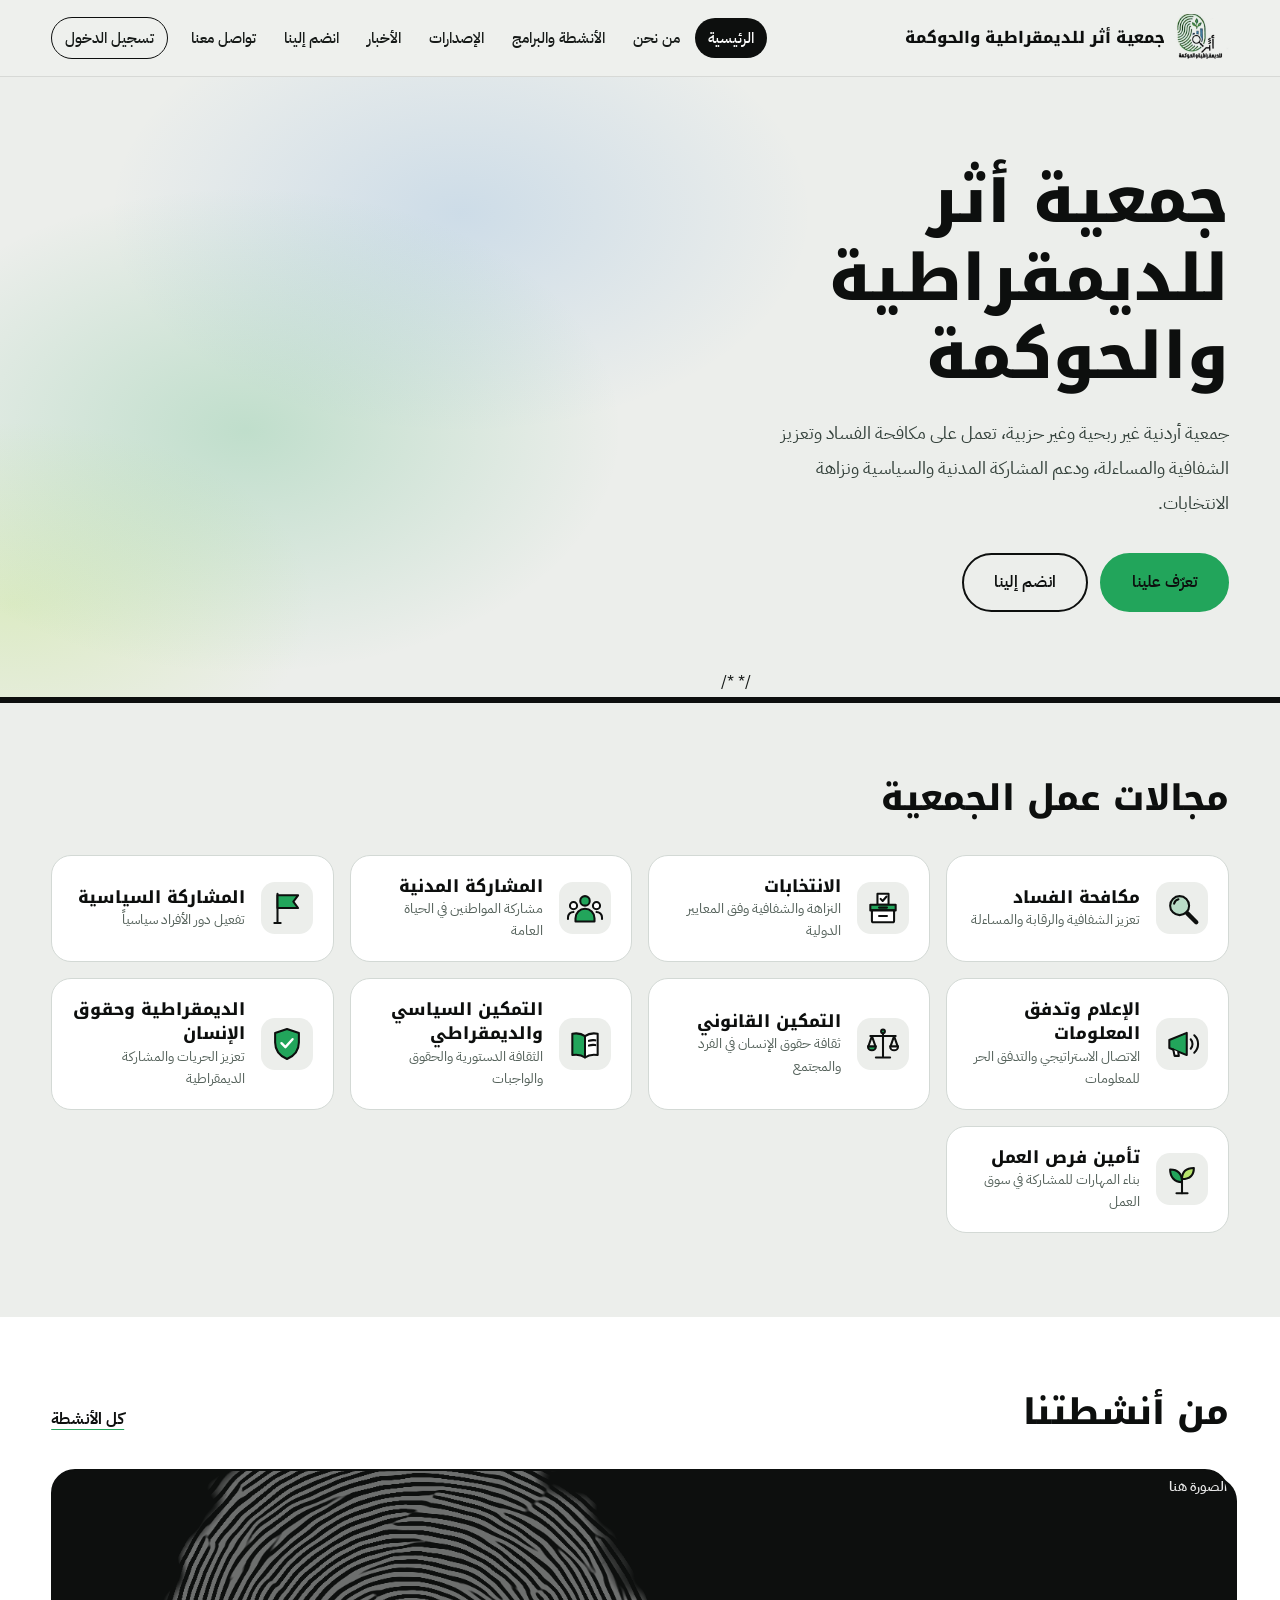
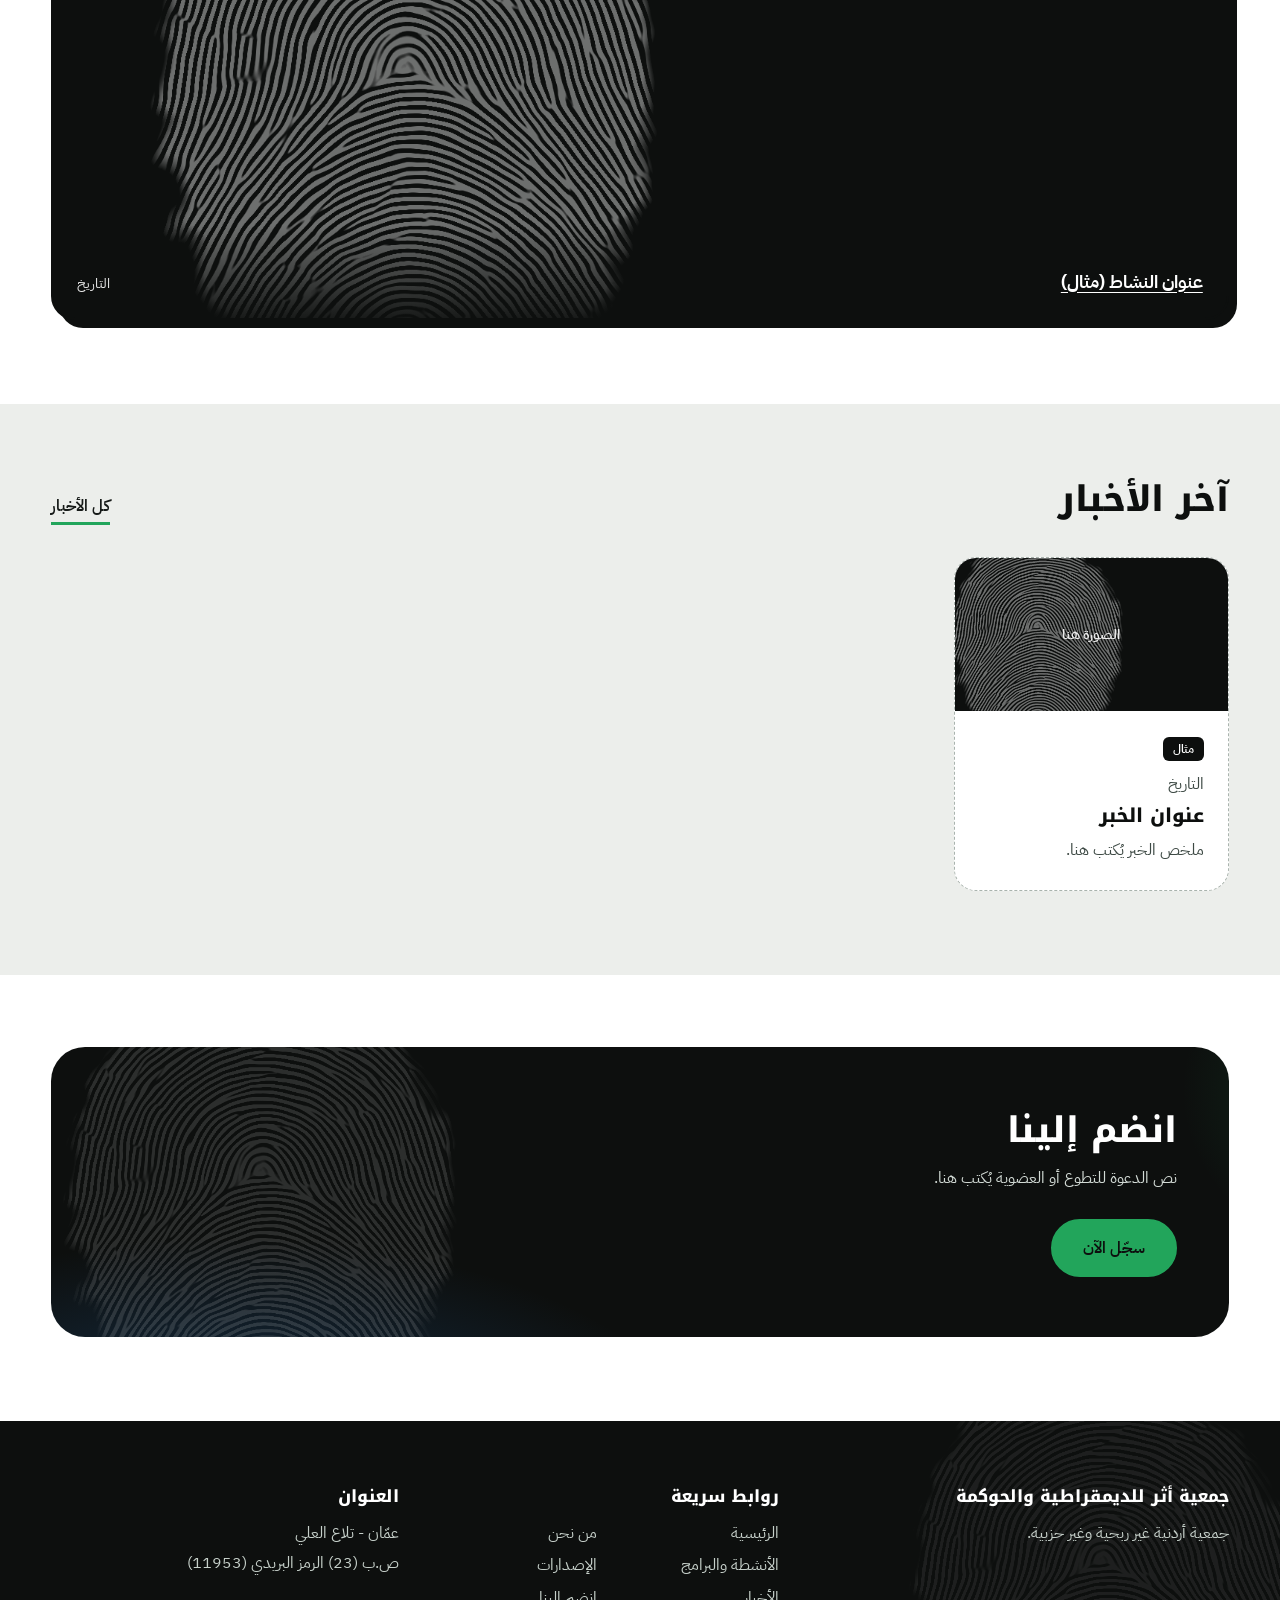
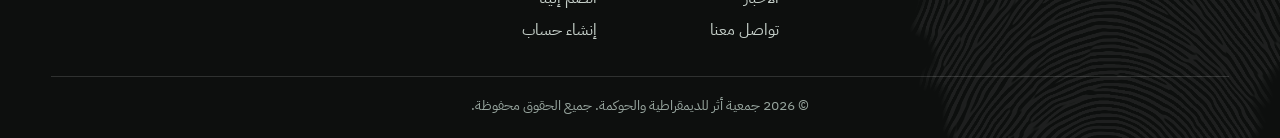
<file: index.html>
<!DOCTYPE html>
<html lang="ar" dir="rtl">
<head>
  <meta charset="UTF-8">
  <meta name="viewport" content="width=device-width, initial-scale=1.0">
  <title>جمعية أثر للديمقراطية والحوكمة | مكافحة الفساد وتعزيز الشفافية</title>
  <meta name="description" content="جمعية أردنية غير ربحية وغير حزبية تعمل على مكافحة الفساد وتعزيز الشفافية والمساءلة ودعم المشاركة المدنية والسياسية ونزاهة الانتخابات.">
  <meta name="theme-color" content="#0d0f0e">
  <link rel="canonical" href="https://YOUR-DOMAIN.org/">
  <meta property="og:type" content="website">
  <meta property="og:site_name" content="جمعية أثر للديمقراطية والحوكمة">
  <meta property="og:locale" content="ar_JO">
  <meta property="og:title" content="جمعية أثر للديمقراطية والحوكمة | مكافحة الفساد وتعزيز الشفافية">
  <meta property="og:description" content="جمعية أردنية غير ربحية وغير حزبية تعمل على مكافحة الفساد وتعزيز الشفافية والمساءلة ودعم المشاركة المدنية والسياسية ونزاهة الانتخابات.">
  <meta property="og:url" content="https://YOUR-DOMAIN.org/">
  <meta property="og:image" content="https://YOUR-DOMAIN.org/assets/og-image.png">
  <meta name="twitter:card" content="summary_large_image">
  <link rel="icon" href="logo.png">
  <link rel="apple-touch-icon" href="logo.png">
  <link rel="preconnect" href="https://fonts.googleapis.com">
  <link rel="preconnect" href="https://fonts.gstatic.com" crossorigin>
  <link href="https://fonts.googleapis.com/css2?family=IBM+Plex+Sans+Arabic:wght@400;500;600&family=Noto+Kufi+Arabic:wght@700;800&display=swap" rel="stylesheet">
  <link rel="stylesheet" href="style.css">
  <script type="application/ld+json">
{
  "@context": "https://schema.org",
  "@type": "NGO",
  "name": "جمعية أثر للديمقراطية والحوكمة",
  "url": "https://YOUR-DOMAIN.org/",
  "logo": "https://YOUR-DOMAIN.org/logo.png",
  "description": "جمعية أردنية غير ربحية وغير حزبية تعمل على مكافحة الفساد وتعزيز الشفافية والمساءلة ودعم المشاركة المدنية والسياسية ونزاهة الانتخابات.",
  "foundingDate": "2025-09-10",
  "address": {
    "@type": "PostalAddress",
    "addressLocality": "تلاع العلي، عمّان",
    "postOfficeBoxNumber": "23",
    "postalCode": "11953",
    "addressCountry": "JO"
  },
  "knowsAbout": [
    "مكافحة الفساد",
    "الانتخابات",
    "المشاركة المدنية",
    "المشاركة السياسية",
    "الإعلام وتدفق المعلومات",
    "التمكين القانوني",
    "التمكين السياسي والديمقراطي",
    "الديمقراطية وحقوق الإنسان",
    "تأمين فرص العمل"
  ]
}
  </script>
</head>
<body>
  <a class="skip" href="#main">انتقل إلى المحتوى</a>

  <header class="header">
    <div class="container header-inner">
      <a href="index.html" class="brand" aria-label="جمعية أثر للديمقراطية والحوكمة - الصفحة الرئيسية">
        <img src="logo.png" alt="" class="logo" width="48" height="44">
        <span>جمعية أثر للديمقراطية والحوكمة</span>
      </a>
      <button class="menu-btn" id="menuBtn" type="button" aria-label="فتح القائمة" aria-expanded="false" aria-controls="nav"><svg viewBox="0 0 24 24" width="24" height="24" fill="none" stroke="currentColor" stroke-width="2.4" stroke-linecap="round" aria-hidden="true"><path d="M4 7h16M4 12h16M4 17h16"/></svg></button>
      <nav class="nav" id="nav" aria-label="القائمة الرئيسية">
        <a href="index.html" class="active" aria-current="page">الرئيسية</a>
        <a href="about.html">من نحن</a>
        <a href="programs.html">الأنشطة والبرامج</a>
        <a href="publications.html">الإصدارات</a>
        <a href="news.html">الأخبار</a>
        <a href="join.html">انضم إلينا</a>
        <a href="contact.html">تواصل معنا</a>
        <a href="login.html">تسجيل الدخول</a>
      </nav>
    </div>
  </header>

  <main id="main">
    <section class="hero" aria-labelledby="hero-title">
      <div class="container hero-inner">
        <div class="hero-text">
          <h1 id="hero-title">جمعية أثر للديمقراطية والحوكمة</h1>
          <p>جمعية أردنية غير ربحية وغير حزبية، تعمل على مكافحة الفساد وتعزيز الشفافية والمساءلة، ودعم المشاركة المدنية والسياسية ونزاهة الانتخابات.</p>
          <div class="hero-actions">
            <a href="about.html" class="btn accent">تعرّف علينا</a>
            <a href="join.html" class="btn ghost">انضم إلينا</a>
          </div>
        </div>

        /* <!-- <div class="hero-art" data-parallax>
          <span class="ring r1" aria-hidden="true"></span>
          <span class="ring r2" aria-hidden="true"></span>
          <img class="plants back" src="assets/plants-back.svg" alt="" width="1200" height="900">
          <img class="print" src="assets/print.webp" alt="بصمة إصبع ينبت منها برعم أخضر، وهي شعار الجمعية" width="720" height="900" fetchpriority="high">
          <img class="lens" src="assets/lens.svg" alt="" width="1200" height="900">
          <img class="plants front" src="assets/plants-front.svg" alt="" width="1200" height="900">
          <ul class="chips" aria-label="من مجالات عمل الجمعية">
          <li class="chip" style="--x:15%;--y:26%;--d:1.7s"><img src="assets/icons/ballot.svg" alt="" width="34" height="34"><span>الانتخابات</span></li>
          <li class="chip" style="--x:31%;--y:9%;--d:1.85s"><img src="assets/icons/people.svg" alt="" width="34" height="34"><span>المشاركة المدنية</span></li>
          <li class="chip" style="--x:69%;--y:9%;--d:2.0s"><img src="assets/icons/scales.svg" alt="" width="34" height="34"><span>التمكين القانوني</span></li>
          <li class="chip" style="--x:85%;--y:26%;--d:2.15s"><img src="assets/icons/megaphone.svg" alt="" width="34" height="34"><span>حرية الإعلام</span></li>
          <li class="chip" style="--x:90%;--y:47%;--d:2.3s"><img src="assets/icons/document.svg" alt="" width="34" height="34"><span>الشفافية والمساءلة</span></li>
          </ul>
        </div>  -->*/
        

      
      </div>
    </section>

<section class="section alt" aria-labelledby="fields-title">
      <div class="container">
        <div class="section-head">
          <h2 id="fields-title">مجالات عمل الجمعية</h2>
        </div>
        <ul class="tiles">
        <li class="tile"><img src="assets/icons/magnifier.svg" alt="" width="44" height="44" loading="lazy"><div><h3>مكافحة الفساد</h3><p>تعزيز الشفافية والرقابة والمساءلة</p></div></li>
        <li class="tile"><img src="assets/icons/ballot.svg" alt="" width="44" height="44" loading="lazy"><div><h3>الانتخابات</h3><p>النزاهة والشفافية وفق المعايير الدولية</p></div></li>
        <li class="tile"><img src="assets/icons/people.svg" alt="" width="44" height="44" loading="lazy"><div><h3>المشاركة المدنية</h3><p>مشاركة المواطنين في الحياة العامة</p></div></li>
        <li class="tile"><img src="assets/icons/flag.svg" alt="" width="44" height="44" loading="lazy"><div><h3>المشاركة السياسية</h3><p>تفعيل دور الأفراد سياسياً</p></div></li>
        <li class="tile"><img src="assets/icons/megaphone.svg" alt="" width="44" height="44" loading="lazy"><div><h3>الإعلام وتدفق المعلومات</h3><p>الاتصال الاستراتيجي والتدفق الحر للمعلومات</p></div></li>
        <li class="tile"><img src="assets/icons/scales.svg" alt="" width="44" height="44" loading="lazy"><div><h3>التمكين القانوني</h3><p>ثقافة حقوق الإنسان في الفرد والمجتمع</p></div></li>
        <li class="tile"><img src="assets/icons/book.svg" alt="" width="44" height="44" loading="lazy"><div><h3>التمكين السياسي والديمقراطي</h3><p>الثقافة الدستورية والحقوق والواجبات</p></div></li>
        <li class="tile"><img src="assets/icons/shield.svg" alt="" width="44" height="44" loading="lazy"><div><h3>الديمقراطية وحقوق الإنسان</h3><p>تعزيز الحريات والمشاركة الديمقراطية</p></div></li>
        <li class="tile"><img src="assets/icons/sprout.svg" alt="" width="44" height="44" loading="lazy"><div><h3>تأمين فرص العمل</h3><p>بناء المهارات للمشاركة في سوق العمل</p></div></li>
        </ul>
      </div>
    </section>



    <section class="section gallery-section" aria-labelledby="gallery-title">
      <div class="container">
        <div class="section-head">
          <h2 id="gallery-title">من أنشطتنا</h2>
          <a class="more" href="programs.html">كل الأنشطة</a>
        </div>
        <div class="gallery" id="gallery" role="region" aria-roledescription="معرض صور" aria-label="صور من أنشطة الجمعية">
          <div class="gallery-stage" id="galleryStage">
            <figure class="slide active"><div class="thumb cover wide" role="img" aria-label="مساحة مخصصة لصورة نشاط"></div>
              <figcaption><strong>عنوان النشاط (مثال)</strong><span>التاريخ</span></figcaption></figure>
          </div>
          <div class="gallery-ctrl" id="galleryCtrl" hidden>
            <button type="button" class="g-btn" id="gPrev" aria-label="الصورة السابقة">&rarr;</button>
            <div class="g-dots" id="gDots"></div>
            <button type="button" class="g-btn" id="gNext" aria-label="الصورة التالية">&larr;</button>
          </div>
        </div>
      </div>
    </section>


    <!-- <section class="section" aria-labelledby="programs-title">
      <div class="container">
        <div class="section-head">
          <h2 id="programs-title">الأنشطة والبرامج</h2>
          <a href="programs.html" class="link-more">كل الأنشطة</a>
        </div>
        <div class="grid">
          <article class="card example has-thumb">
          <div class="thumb" role="img" aria-label="مساحة مخصصة لصورة"></div>
          <div class="card-body">
            <span class="tag">مثال</span>
            <p class="meta"><span>التاريخ</span><span>المكان</span></p>
            <h3>اسم النشاط أو البرنامج</h3>
            <p>وصف النشاط يُكتب هنا.</p>
          </div>
        </article>
        </div>
      </div>
    </section> -->

    <section class="section alt" aria-labelledby="news-title">
      <div class="container">
        <div class="section-head">
          <h2 id="news-title">آخر الأخبار</h2>
          <a href="news.html" class="link-more">كل الأخبار</a>
        </div>
        <div class="grid">
          <article class="card example has-thumb">
          <div class="thumb" role="img" aria-label="مساحة مخصصة لصورة"></div>
          <div class="card-body">
            <span class="tag">مثال</span>
            <p class="meta"><span>التاريخ</span></p>
            <h3>عنوان الخبر</h3>
            <p>ملخص الخبر يُكتب هنا.</p>
          </div>
        </article>
        </div>
      </div>
    </section>

    <section class="section" aria-labelledby="cta-title">
      <div class="container">
        <div class="cta-box">
          <h2 id="cta-title">انضم إلينا</h2>
          <p>نص الدعوة للتطوع أو العضوية يُكتب هنا.</p>
          <a href="join.html" class="btn accent">سجّل الآن</a>
        </div>
      </div>
    </section>

  </main>

  <footer class="footer">
    <div class="container">
      <div class="footer-grid">
        <div>
          <h2 class="footer-h">جمعية أثر للديمقراطية والحوكمة</h2>
          <p>جمعية أردنية غير ربحية وغير حزبية.</p>
        </div>
        <nav aria-label="روابط التذييل">
          <h2 class="footer-h">روابط سريعة</h2>
          <ul class="footer-links">
            <li><a href="index.html">الرئيسية</a></li>
            <li><a href="about.html">من نحن</a></li>
            <li><a href="programs.html">الأنشطة والبرامج</a></li>
            <li><a href="publications.html">الإصدارات</a></li>
            <li><a href="news.html">الأخبار</a></li>
            <li><a href="join.html">انضم إلينا</a></li>
            <li><a href="contact.html">تواصل معنا</a></li>
            <li><a href="register.html">إنشاء حساب</a></li>
          </ul>
        </nav>
        <address>
          <h2 class="footer-h">العنوان</h2>
          <p>عمّان - تلاع العلي<br>ص.ب (23) الرمز البريدي (11953)</p>
        </address>
      </div>
      <p class="copyright">© <span id="year">2026</span> جمعية أثر للديمقراطية والحوكمة. جميع الحقوق محفوظة.</p>
    </div>
  </footer>

  <button class="to-top" id="toTop" type="button" aria-label="العودة إلى أعلى الصفحة"><svg viewBox="0 0 24 24" width="22" height="22" fill="none" stroke="currentColor" stroke-width="2.6" stroke-linecap="round" stroke-linejoin="round" aria-hidden="true"><path d="M5 15l7-7 7 7"/></svg></button>

  <script src="gallery-data.js"></script>
  <script src="script.js"></script>
</body>
</html>
</file>
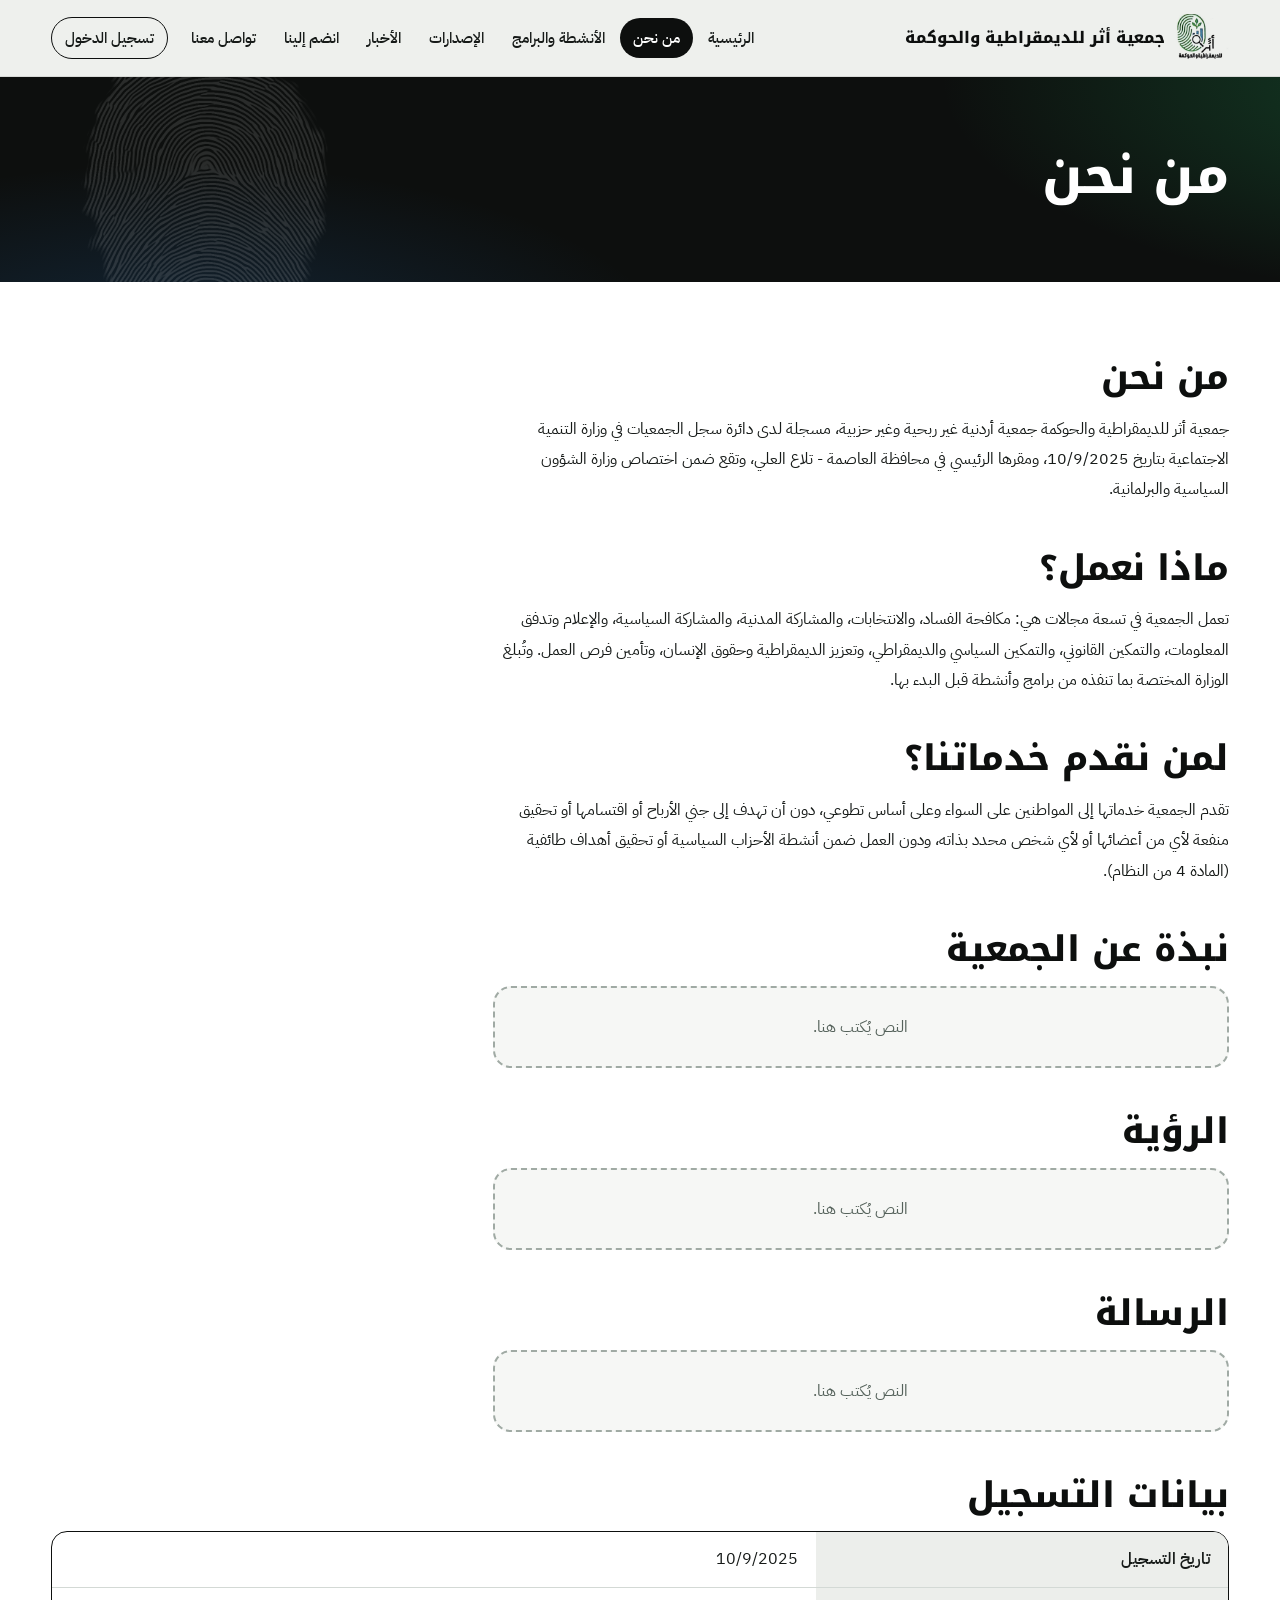
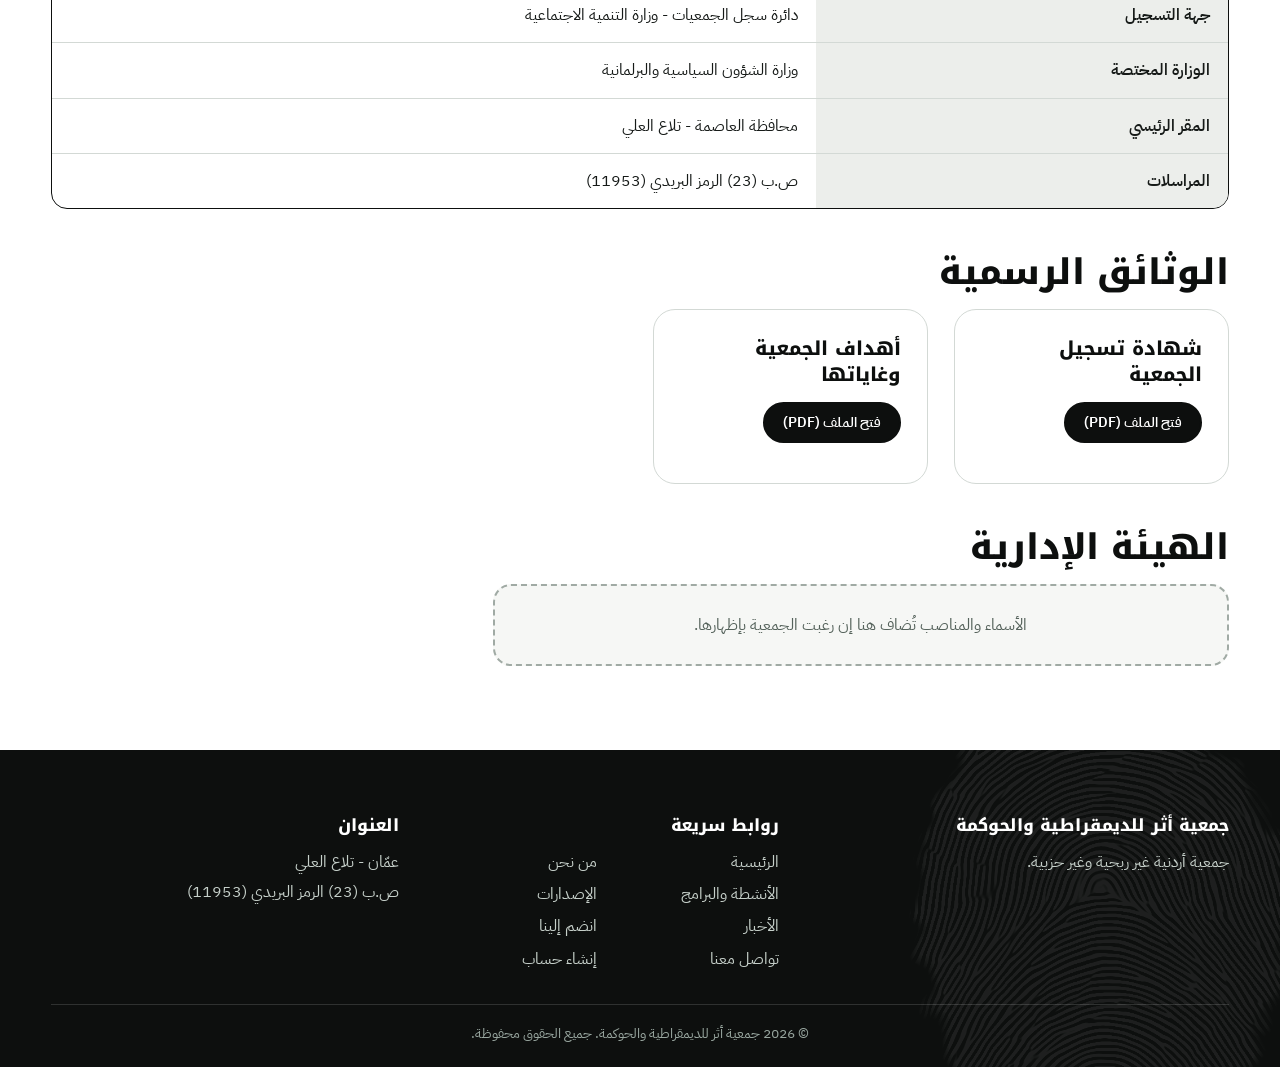
<file: about.html>
<!DOCTYPE html>
<html lang="ar" dir="rtl">
<head>
  <meta charset="UTF-8">
  <meta name="viewport" content="width=device-width, initial-scale=1.0">
  <title>من نحن | جمعية أثر للديمقراطية والحوكمة</title>
  <meta name="description" content="تعرّف على جمعية أثر للديمقراطية والحوكمة: جمعية أردنية مسجلة لدى وزارة التنمية الاجتماعية عام 2025، ومجالات عملها والفئات التي تخدمها.">
  <meta name="theme-color" content="#0d0f0e">
  <link rel="canonical" href="https://YOUR-DOMAIN.org/about.html">
  <meta property="og:type" content="website">
  <meta property="og:site_name" content="جمعية أثر للديمقراطية والحوكمة">
  <meta property="og:locale" content="ar_JO">
  <meta property="og:title" content="من نحن | جمعية أثر للديمقراطية والحوكمة">
  <meta property="og:description" content="تعرّف على جمعية أثر للديمقراطية والحوكمة: جمعية أردنية مسجلة لدى وزارة التنمية الاجتماعية عام 2025، ومجالات عملها والفئات التي تخدمها.">
  <meta property="og:url" content="https://YOUR-DOMAIN.org/about.html">
  <meta property="og:image" content="https://YOUR-DOMAIN.org/assets/og-image.png">
  <meta name="twitter:card" content="summary_large_image">
  <link rel="icon" href="logo.png">
  <link rel="apple-touch-icon" href="logo.png">
  <link rel="preconnect" href="https://fonts.googleapis.com">
  <link rel="preconnect" href="https://fonts.gstatic.com" crossorigin>
  <link href="https://fonts.googleapis.com/css2?family=IBM+Plex+Sans+Arabic:wght@400;500;600&family=Noto+Kufi+Arabic:wght@700;800&display=swap" rel="stylesheet">
  <link rel="stylesheet" href="style.css">
  <script type="application/ld+json">
{
  "@context": "https://schema.org",
  "@type": "NGO",
  "name": "جمعية أثر للديمقراطية والحوكمة",
  "url": "https://YOUR-DOMAIN.org/",
  "logo": "https://YOUR-DOMAIN.org/logo.png",
  "description": "جمعية أردنية غير ربحية وغير حزبية تعمل على مكافحة الفساد وتعزيز الشفافية والمساءلة ودعم المشاركة المدنية والسياسية ونزاهة الانتخابات.",
  "foundingDate": "2025-09-10",
  "address": {
    "@type": "PostalAddress",
    "addressLocality": "تلاع العلي، عمّان",
    "postOfficeBoxNumber": "23",
    "postalCode": "11953",
    "addressCountry": "JO"
  },
  "knowsAbout": [
    "مكافحة الفساد",
    "الانتخابات",
    "المشاركة المدنية",
    "المشاركة السياسية",
    "الإعلام وتدفق المعلومات",
    "التمكين القانوني",
    "التمكين السياسي والديمقراطي",
    "الديمقراطية وحقوق الإنسان",
    "تأمين فرص العمل"
  ]
}
  </script>
</head>
<body>
  <a class="skip" href="#main">انتقل إلى المحتوى</a>

  <header class="header">
    <div class="container header-inner">
      <a href="index.html" class="brand" aria-label="جمعية أثر للديمقراطية والحوكمة - الصفحة الرئيسية">
        <img src="logo.png" alt="" class="logo" width="48" height="44">
        <span>جمعية أثر للديمقراطية والحوكمة</span>
      </a>
      <button class="menu-btn" id="menuBtn" type="button" aria-label="فتح القائمة" aria-expanded="false" aria-controls="nav"><svg viewBox="0 0 24 24" width="24" height="24" fill="none" stroke="currentColor" stroke-width="2.4" stroke-linecap="round" aria-hidden="true"><path d="M4 7h16M4 12h16M4 17h16"/></svg></button>
      <nav class="nav" id="nav" aria-label="القائمة الرئيسية">
        <a href="index.html">الرئيسية</a>
        <a href="about.html" class="active" aria-current="page">من نحن</a>
        <a href="programs.html">الأنشطة والبرامج</a>
        <a href="publications.html">الإصدارات</a>
        <a href="news.html">الأخبار</a>
        <a href="join.html">انضم إلينا</a>
        <a href="contact.html">تواصل معنا</a>
        <a href="login.html">تسجيل الدخول</a>
      </nav>
    </div>
  </header>

  <main id="main">
    <section class="page-title">
      <div class="container"><h1>من نحن</h1></div>
    </section>

    <section class="section">
      <div class="container text-block">
        <h2>من نحن</h2>
        <p>جمعية أثر للديمقراطية والحوكمة جمعية أردنية غير ربحية وغير حزبية، مسجلة لدى دائرة سجل الجمعيات في وزارة التنمية الاجتماعية بتاريخ 10/9/2025، ومقرها الرئيسي في محافظة العاصمة - تلاع العلي، وتقع ضمن اختصاص وزارة الشؤون السياسية والبرلمانية.</p>

        <h2>ماذا نعمل؟</h2>
        <p>تعمل الجمعية في تسعة مجالات هي: مكافحة الفساد، والانتخابات، والمشاركة المدنية، والمشاركة السياسية، والإعلام وتدفق المعلومات، والتمكين القانوني، والتمكين السياسي والديمقراطي، وتعزيز الديمقراطية وحقوق الإنسان، وتأمين فرص العمل. وتُبلغ الوزارة المختصة بما تنفذه من برامج وأنشطة قبل البدء بها.</p>

        <h2>لمن نقدم خدماتنا؟</h2>
        <p>تقدم الجمعية خدماتها إلى المواطنين على السواء وعلى أساس تطوعي، دون أن تهدف إلى جني الأرباح أو اقتسامها أو تحقيق منفعة لأي من أعضائها أو لأي شخص محدد بذاته، ودون العمل ضمن أنشطة الأحزاب السياسية أو تحقيق أهداف طائفية (المادة 4 من النظام).</p>

        <h2>نبذة عن الجمعية</h2>
        <div class="placeholder">النص يُكتب هنا.</div>
        <h2>الرؤية</h2>
        <div class="placeholder">النص يُكتب هنا.</div>
        <h2>الرسالة</h2>
        <div class="placeholder">النص يُكتب هنا.</div>

        <h2>بيانات التسجيل</h2>
        <table>
          <caption class="sr-only">بيانات تسجيل الجمعية</caption>
          <tbody>
            <tr><th scope="row">تاريخ التسجيل</th><td>10/9/2025</td></tr>
            <tr><th scope="row">جهة التسجيل</th><td>دائرة سجل الجمعيات - وزارة التنمية الاجتماعية</td></tr>
            <tr><th scope="row">الوزارة المختصة</th><td>وزارة الشؤون السياسية والبرلمانية</td></tr>
            <tr><th scope="row">المقر الرئيسي</th><td>محافظة العاصمة - تلاع العلي</td></tr>
            <tr><th scope="row">المراسلات</th><td>ص.ب (23) الرمز البريدي (11953)</td></tr>
          </tbody>
        </table>

        <h2>الوثائق الرسمية</h2>
        <div class="grid">
          <div class="card">
            <h3>شهادة تسجيل الجمعية</h3>
            <p class="card-action"><a href="docs/license.pdf" class="btn small" target="_blank" rel="noopener">فتح الملف (PDF)</a></p>
          </div>
          <div class="card">
            <h3>أهداف الجمعية وغاياتها</h3>
            <p class="card-action"><a href="docs/objectives.pdf" class="btn small" target="_blank" rel="noopener">فتح الملف (PDF)</a></p>
          </div>
        </div>

        <h2>الهيئة الإدارية</h2>
        <div class="placeholder">الأسماء والمناصب تُضاف هنا إن رغبت الجمعية بإظهارها.</div>
      </div>
    </section>

  </main>

  <footer class="footer">
    <div class="container">
      <div class="footer-grid">
        <div>
          <h2 class="footer-h">جمعية أثر للديمقراطية والحوكمة</h2>
          <p>جمعية أردنية غير ربحية وغير حزبية.</p>
        </div>
        <nav aria-label="روابط التذييل">
          <h2 class="footer-h">روابط سريعة</h2>
          <ul class="footer-links">
            <li><a href="index.html">الرئيسية</a></li>
            <li><a href="about.html">من نحن</a></li>
            <li><a href="programs.html">الأنشطة والبرامج</a></li>
            <li><a href="publications.html">الإصدارات</a></li>
            <li><a href="news.html">الأخبار</a></li>
            <li><a href="join.html">انضم إلينا</a></li>
            <li><a href="contact.html">تواصل معنا</a></li>
            <li><a href="register.html">إنشاء حساب</a></li>
          </ul>
        </nav>
        <address>
          <h2 class="footer-h">العنوان</h2>
          <p>عمّان - تلاع العلي<br>ص.ب (23) الرمز البريدي (11953)</p>
        </address>
      </div>
      <p class="copyright">© <span id="year">2026</span> جمعية أثر للديمقراطية والحوكمة. جميع الحقوق محفوظة.</p>
    </div>
  </footer>

  <button class="to-top" id="toTop" type="button" aria-label="العودة إلى أعلى الصفحة"><svg viewBox="0 0 24 24" width="22" height="22" fill="none" stroke="currentColor" stroke-width="2.6" stroke-linecap="round" stroke-linejoin="round" aria-hidden="true"><path d="M5 15l7-7 7 7"/></svg></button>

  <script src="script.js"></script>
</body>
</html>
</file>
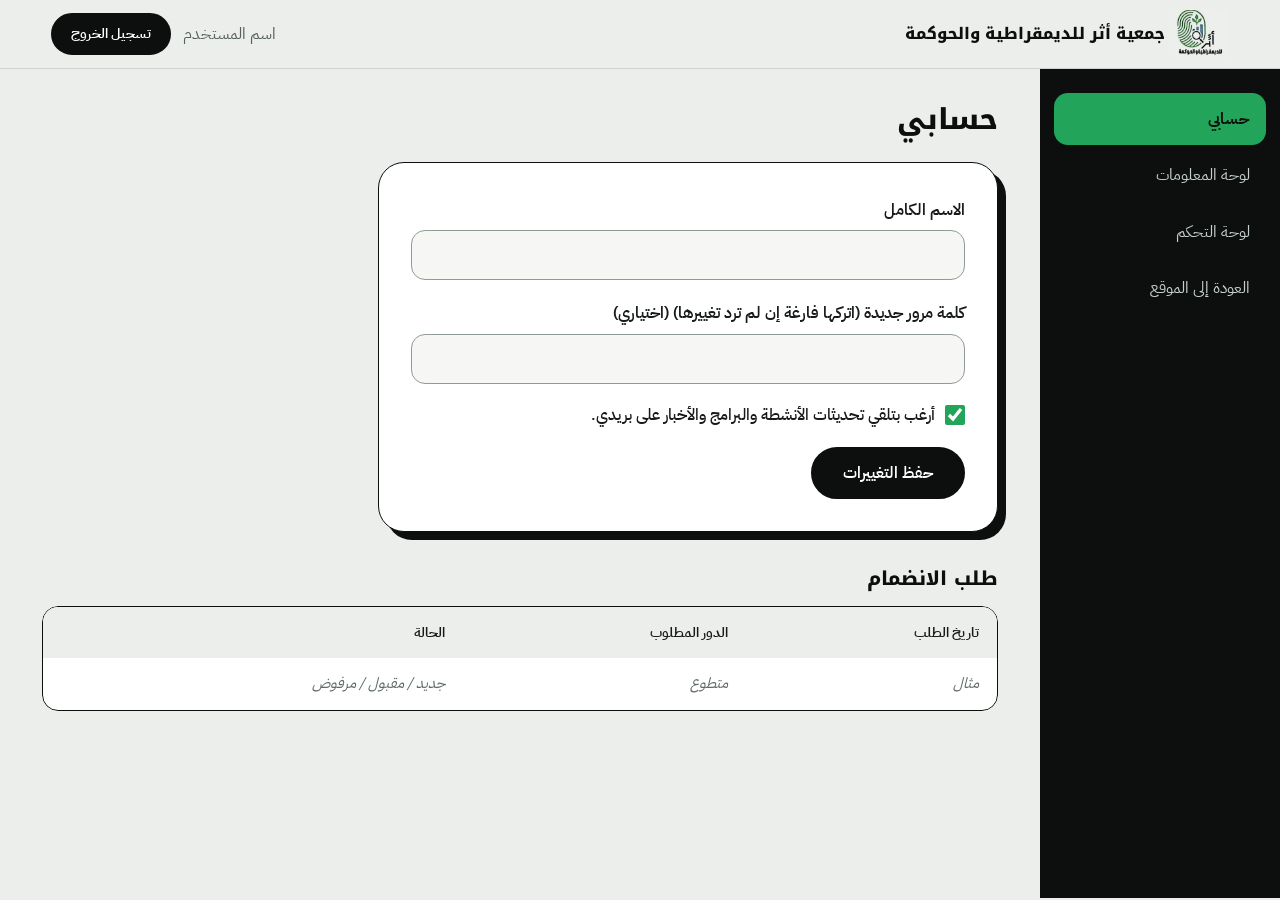
<file: account.html>
<!DOCTYPE html>
<html lang="ar" dir="rtl">
<head>
  <meta charset="UTF-8">
  <meta name="viewport" content="width=device-width, initial-scale=1.0">
  <title>حسابي | جمعية أثر للديمقراطية والحوكمة</title>
  <meta name="description" content="إعدادات حساب مستخدم جمعية أثر.">
  <meta name="theme-color" content="#0d0f0e">
  <meta name="robots" content="noindex, nofollow">
  <link rel="icon" href="logo.png">
  <link rel="apple-touch-icon" href="logo.png">
  <link rel="preconnect" href="https://fonts.googleapis.com">
  <link rel="preconnect" href="https://fonts.gstatic.com" crossorigin>
  <link href="https://fonts.googleapis.com/css2?family=IBM+Plex+Sans+Arabic:wght@400;500;600&family=Noto+Kufi+Arabic:wght@700;800&display=swap" rel="stylesheet">
  <link rel="stylesheet" href="style.css">
</head>
<body class="app">
  <a class="skip" href="#main">انتقل إلى المحتوى</a>

  <header class="app-header">
    <div class="brand">
      <img src="logo.png" alt="" class="logo" width="48" height="44">
      <span>جمعية أثر للديمقراطية والحوكمة</span>
    </div>
    <div class="app-user">
      <span>اسم المستخدم</span>
      <a href="login.html" class="btn small">تسجيل الخروج</a>
    </div>
  </header>

  <div class="app-layout">
    <nav class="app-nav" aria-label="قائمة اللوحة">
      <a href="account.html" class="active" aria-current="page">حسابي</a>
      <a href="dashboard.html">لوحة المعلومات</a>
      <a href="admin.html">لوحة التحكم</a>
      <a href="index.html">العودة إلى الموقع</a>
    </nav>
    <main class="app-main" id="main">
      <h1 class="app-title">حسابي</h1>
      <form class="form" novalidate>
        <div class="field">
          <label for="name">الاسم الكامل</label>
          <input type="text" id="name" name="name" required autocomplete="name">
          <span class="error" id="name-error">يرجى إدخال الاسم.</span>
        </div>
        <div class="field">
          <label for="password">كلمة مرور جديدة (اتركها فارغة إن لم ترد تغييرها) (اختياري)</label>
          <input type="password" id="password" name="password" autocomplete="new-password" minlength="8">
          <span class="error" id="password-error">كلمة المرور قصيرة، يلزم 8 أحرف على الأقل.</span>
        </div>
        <div class="check">
          <input type="checkbox" id="updates" name="updates" checked>
          <label for="updates">أرغب بتلقي تحديثات الأنشطة والبرامج والأخبار على بريدي.</label>
        </div>
        <button type="submit" class="btn">حفظ التغييرات</button>
        <p class="success" role="status">تم حفظ التغييرات.</p>
      </form>
      <h2 class="app-sub">طلب الانضمام</h2>
      <div class="table-wrap">
        <table class="data">
          <caption class="sr-only">حالة طلب الانضمام</caption>
          <thead><tr><th scope="col">تاريخ الطلب</th><th scope="col">الدور المطلوب</th><th scope="col">الحالة</th></tr></thead>
          <tbody><tr class="example-row"><td>مثال</td><td>متطوع</td><td>جديد / مقبول / مرفوض</td></tr></tbody>
        </table>
      </div>

    </main>
  </div>

  <script src="script.js"></script>
</body>
</html>
</file>
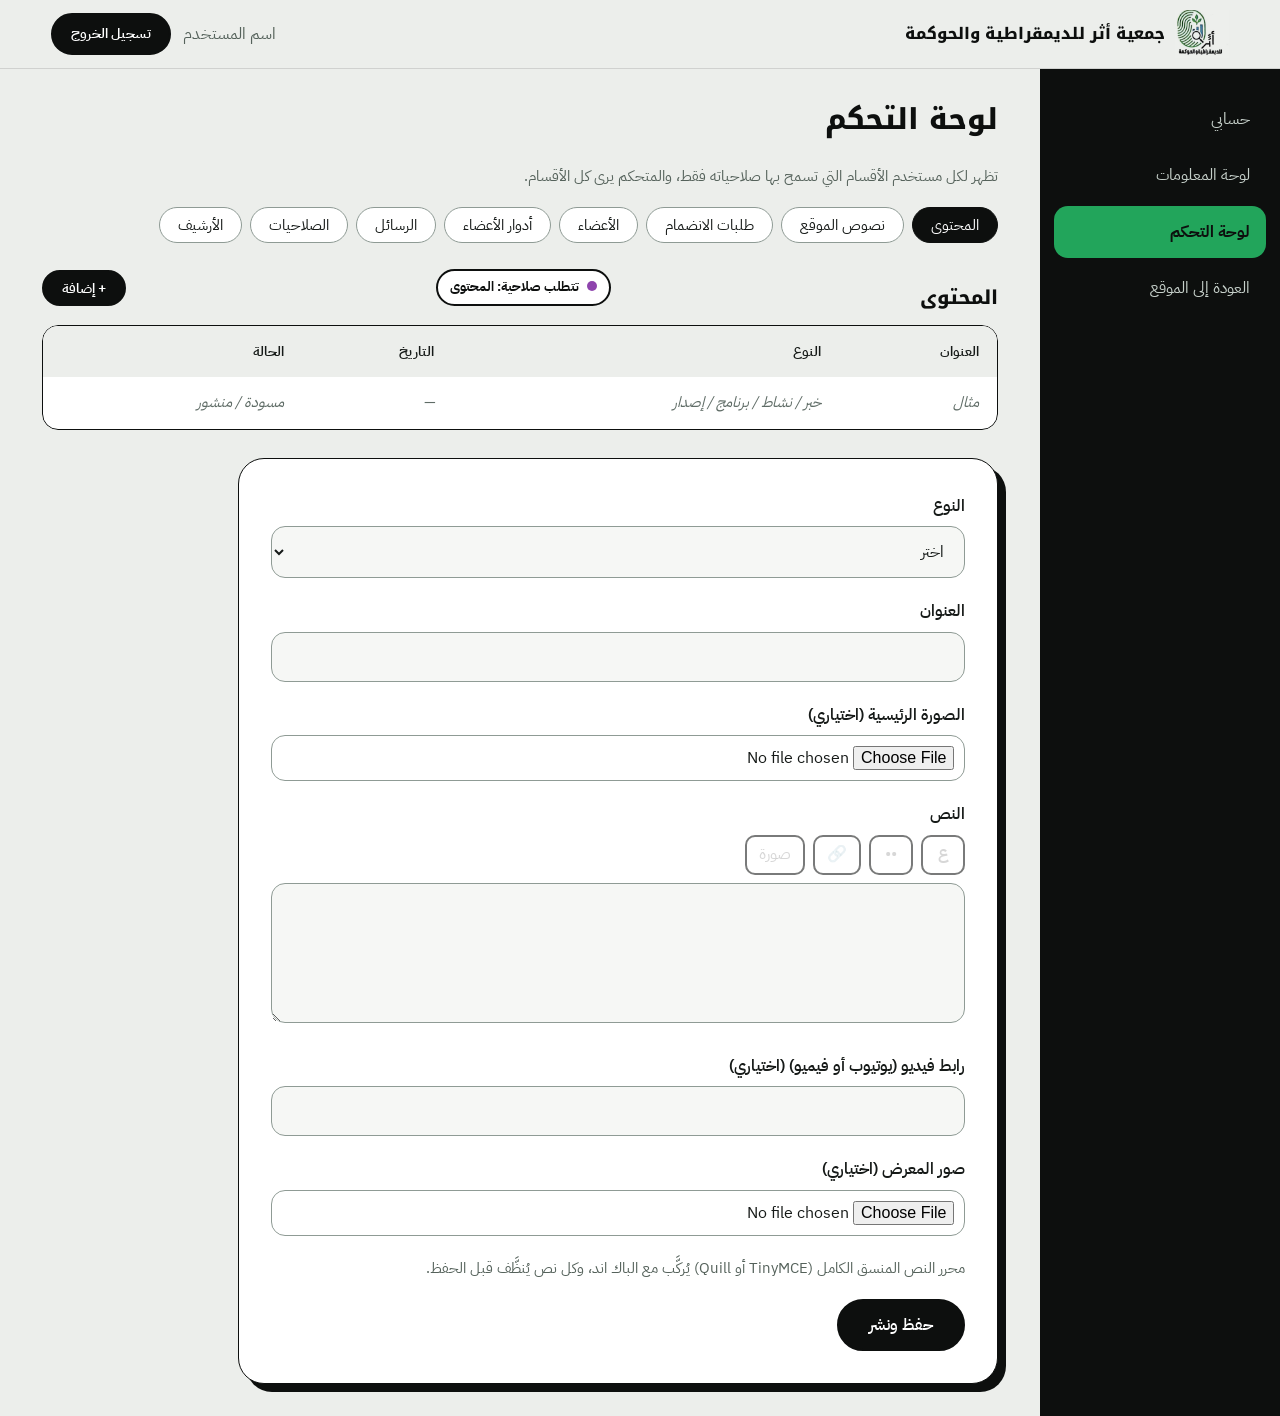
<file: admin.html>
<!DOCTYPE html>
<html lang="ar" dir="rtl">
<head>
  <meta charset="UTF-8">
  <meta name="viewport" content="width=device-width, initial-scale=1.0">
  <title>لوحة التحكم | جمعية أثر للديمقراطية والحوكمة</title>
  <meta name="description" content="لوحة تحكم الجمعية.">
  <meta name="theme-color" content="#0d0f0e">
  <meta name="robots" content="noindex, nofollow">
  <link rel="icon" href="logo.png">
  <link rel="apple-touch-icon" href="logo.png">
  <link rel="preconnect" href="https://fonts.googleapis.com">
  <link rel="preconnect" href="https://fonts.gstatic.com" crossorigin>
  <link href="https://fonts.googleapis.com/css2?family=IBM+Plex+Sans+Arabic:wght@400;500;600&family=Noto+Kufi+Arabic:wght@700;800&display=swap" rel="stylesheet">
  <link rel="stylesheet" href="style.css">
</head>
<body class="app">
  <a class="skip" href="#main">انتقل إلى المحتوى</a>

  <header class="app-header">
    <div class="brand">
      <img src="logo.png" alt="" class="logo" width="48" height="44">
      <span>جمعية أثر للديمقراطية والحوكمة</span>
    </div>
    <div class="app-user">
      <span>اسم المستخدم</span>
      <a href="login.html" class="btn small">تسجيل الخروج</a>
    </div>
  </header>

  <div class="app-layout">
    <nav class="app-nav" aria-label="قائمة اللوحة">
      <a href="account.html">حسابي</a>
      <a href="dashboard.html">لوحة المعلومات</a>
      <a href="admin.html" class="active" aria-current="page">لوحة التحكم</a>
      <a href="index.html">العودة إلى الموقع</a>
    </nav>
    <main class="app-main" id="main">
      <h1 class="app-title">لوحة التحكم</h1>
      <p class="hint">تظهر لكل مستخدم الأقسام التي تسمح بها صلاحياته فقط، والمتحكم يرى كل الأقسام.</p>
      <div class="tabs" role="tablist" aria-label="أقسام الإدارة">
        <button class="tab active" role="tab" id="tab-content" data-tab="content" aria-selected="true" aria-controls="panel-content" tabindex="0" type="button">المحتوى</button>
        <button class="tab" role="tab" id="tab-sitetexts" data-tab="sitetexts" aria-selected="false" aria-controls="panel-sitetexts" tabindex="-1" type="button">نصوص الموقع</button>
        <button class="tab" role="tab" id="tab-requests" data-tab="requests" aria-selected="false" aria-controls="panel-requests" tabindex="-1" type="button">طلبات الانضمام</button>
        <button class="tab" role="tab" id="tab-members" data-tab="members" aria-selected="false" aria-controls="panel-members" tabindex="-1" type="button">الأعضاء</button>
        <button class="tab" role="tab" id="tab-roles" data-tab="roles" aria-selected="false" aria-controls="panel-roles" tabindex="-1" type="button">أدوار الأعضاء</button>
        <button class="tab" role="tab" id="tab-messages" data-tab="messages" aria-selected="false" aria-controls="panel-messages" tabindex="-1" type="button">الرسائل</button>
        <button class="tab" role="tab" id="tab-permissions" data-tab="permissions" aria-selected="false" aria-controls="panel-permissions" tabindex="-1" type="button">الصلاحيات</button>
        <button class="tab" role="tab" id="tab-archive" data-tab="archive" aria-selected="false" aria-controls="panel-archive" tabindex="-1" type="button">الأرشيف</button>
      </div>
      <section class="panel active" role="tabpanel" id="panel-content" aria-labelledby="tab-content">
        <div class="panel-head">
          <h2 class="app-sub">المحتوى</h2>
          <span class="perm perm-content">تتطلب صلاحية: المحتوى</span>
          <button class="btn small" type="button">+ إضافة</button>
        </div>
        <div class="table-wrap">
        <table class="data">
          <caption class="sr-only">المحتوى</caption>
          <thead><tr><th scope="col">العنوان</th><th scope="col">النوع</th><th scope="col">التاريخ</th><th scope="col">الحالة</th></tr></thead>
          <tbody><tr class="example-row"><td>مثال</td><td>خبر / نشاط / برنامج / إصدار</td><td>—</td><td>مسودة / منشور</td></tr></tbody>
        </table>
      </div><form class="form wide" novalidate>
        <div class="field">
          <label for="ctype">النوع</label>
          <select id="ctype" name="ctype" required><option value="">اختر</option><option>خبر</option><option>نشاط</option><option>برنامج</option><option>إصدار</option></select>
          <span class="error" id="ctype-error">يرجى اختيار النوع.</span>
        </div>
        <div class="field">
          <label for="ctitle">العنوان</label>
          <input type="text" id="ctitle" name="ctitle" required>
          <span class="error" id="ctitle-error">يرجى إدخال العنوان.</span>
        </div>
        <div class="field">
          <label for="cimage">الصورة الرئيسية (اختياري)</label>
          <input type="file" id="cimage" name="cimage">
          <span class="error" id="cimage-error"></span>
        </div>
          <div class="field">
            <label for="cbody">النص</label>
            <div class="toolbar" role="toolbar" aria-label="أدوات تنسيق النص (تُفعَّل مع الباك اند)">
              <button type="button" disabled aria-label="خط عريض"><b>ع</b></button>
              <button type="button" disabled aria-label="قائمة">&#8226;&#8226;</button>
              <button type="button" disabled aria-label="رابط">&#128279;</button>
              <button type="button" disabled aria-label="صورة داخل النص">صورة</button>
            </div>
            <textarea id="cbody" name="cbody" required></textarea>
            <span class="error" id="cbody-error">يرجى كتابة النص.</span>
          </div>
        <div class="field">
          <label for="cvideo">رابط فيديو (يوتيوب أو فيميو) (اختياري)</label>
          <input type="url" id="cvideo" name="cvideo">
          <span class="error" id="cvideo-error">الرابط غير صحيح.</span>
        </div>
        <div class="field">
          <label for="cgallery">صور المعرض (اختياري)</label>
          <input type="file" id="cgallery" name="cgallery">
          <span class="error" id="cgallery-error"></span>
        </div>
          <p class="hint">محرر النص المنسق الكامل (TinyMCE أو Quill) يُركَّب مع الباك اند، وكل نص يُنظَّف قبل الحفظ.</p>
          <button type="submit" class="btn">حفظ ونشر</button>
          <p class="success" role="status">سيرتبط الحفظ بالباك اند لاحقاً.</p>
        </form>
      </section>
      <section class="panel" role="tabpanel" id="panel-sitetexts" aria-labelledby="tab-sitetexts">
        <div class="panel-head">
          <h2 class="app-sub">نصوص الموقع</h2>
          <span class="perm perm-content">تتطلب صلاحية: المحتوى</span>
          
        </div>
        <div class="table-wrap">
        <table class="data">
          <caption class="sr-only">نصوص الموقع</caption>
          <thead><tr><th scope="col">النص</th><th scope="col">الصفحة</th><th scope="col">آخر تعديل</th></tr></thead>
          <tbody><tr class="example-row"><td>مثال: الرؤية</td><td>من نحن</td><td>—</td></tr></tbody>
        </table>
      </div>
      </section>
      <section class="panel" role="tabpanel" id="panel-requests" aria-labelledby="tab-requests">
        <div class="panel-head">
          <h2 class="app-sub">طلبات الانضمام</h2>
          <span class="perm perm-members">تتطلب صلاحية: العضوية</span>
          
        </div>
        <div class="table-wrap">
        <table class="data">
          <caption class="sr-only">طلبات الانضمام</caption>
          <thead><tr><th scope="col">التاريخ</th><th scope="col">الاسم</th><th scope="col">الدور المطلوب</th><th scope="col">الحالة</th></tr></thead>
          <tbody><tr class="example-row"><td>مثال</td><td>—</td><td>متطوع / عضو / هيئة</td><td>جديد</td></tr></tbody>
        </table>
      </div>
      </section>
      <section class="panel" role="tabpanel" id="panel-members" aria-labelledby="tab-members">
        <div class="panel-head">
          <h2 class="app-sub">الأعضاء</h2>
          <span class="perm perm-members">تتطلب صلاحية: العضوية</span>
          
        </div>
        <div class="table-wrap">
        <table class="data">
          <caption class="sr-only">الأعضاء (للاطلاع)</caption>
          <thead><tr><th scope="col">الاسم</th><th scope="col">البريد</th><th scope="col">الهاتف</th><th scope="col">الدور</th><th scope="col">تاريخ الانضمام</th><th scope="col">الحالة</th></tr></thead>
          <tbody><tr class="example-row"><td>مثال</td><td>—</td><td>—</td><td>متطوع</td><td>—</td><td>فعّال</td></tr></tbody>
        </table>
      </div>
      </section>
      <section class="panel" role="tabpanel" id="panel-roles" aria-labelledby="tab-roles">
        <div class="panel-head">
          <h2 class="app-sub">أدوار الأعضاء</h2>
          <span class="perm perm-members">تتطلب صلاحية: العضوية</span>
          <button class="btn small" type="button">+ دور جديد</button>
        </div>
        <div class="table-wrap">
        <table class="data">
          <caption class="sr-only">أدوار الأعضاء</caption>
          <thead><tr><th scope="col">الدور</th><th scope="col">عدد الأعضاء</th></tr></thead>
          <tbody><tr class="example-row"><td>مثال: متطوع</td><td>—</td></tr></tbody>
        </table>
      </div>
      </section>
      <section class="panel" role="tabpanel" id="panel-messages" aria-labelledby="tab-messages">
        <div class="panel-head">
          <h2 class="app-sub">الرسائل</h2>
          <span class="perm perm-messages">تتطلب صلاحية: الرسائل</span>
          
        </div>
        <div class="table-wrap">
        <table class="data">
          <caption class="sr-only">رسائل التواصل</caption>
          <thead><tr><th scope="col">المرسل</th><th scope="col">الموضوع</th><th scope="col">التاريخ</th><th scope="col">الحالة</th></tr></thead>
          <tbody><tr class="example-row"><td>مثال</td><td>—</td><td>—</td><td>جديدة / تم الرد</td></tr></tbody>
        </table>
      </div>
      </section>
      <section class="panel" role="tabpanel" id="panel-permissions" aria-labelledby="tab-permissions">
        <div class="panel-head">
          <h2 class="app-sub">الصلاحيات</h2>
          <span class="perm perm-super">تتطلب صلاحية: المتحكم</span>
          <button class="btn small" type="button">+ منح صلاحية</button>
        </div>
        <div class="table-wrap">
        <table class="data">
          <caption class="sr-only">صلاحيات المستخدمين</caption>
          <thead><tr><th scope="col">المستخدم</th><th scope="col">البريد</th><th scope="col">الصلاحيات</th></tr></thead>
          <tbody><tr class="example-row"><td>مثال</td><td>—</td><td>المحتوى / العضوية / الرسائل / المتحكم</td></tr></tbody>
        </table>
      </div>
      </section>
      <section class="panel" role="tabpanel" id="panel-archive" aria-labelledby="tab-archive">
        <div class="panel-head">
          <h2 class="app-sub">الأرشيف</h2>
          <span class="perm perm-super">تتطلب صلاحية: المتحكم</span>
          
        </div>
        <div class="table-wrap">
        <table class="data">
          <caption class="sr-only">أرشيف العمليات</caption>
          <thead><tr><th scope="col">التاريخ</th><th scope="col">المستخدم</th><th scope="col">العملية</th><th scope="col">السجل</th></tr></thead>
          <tbody><tr class="example-row"><td>مثال</td><td>—</td><td>إضافة / تعديل / حذف</td><td>—</td></tr></tbody>
        </table>
      </div>
      </section>

    </main>
  </div>

  <script src="script.js"></script>
</body>
</html>
</file>
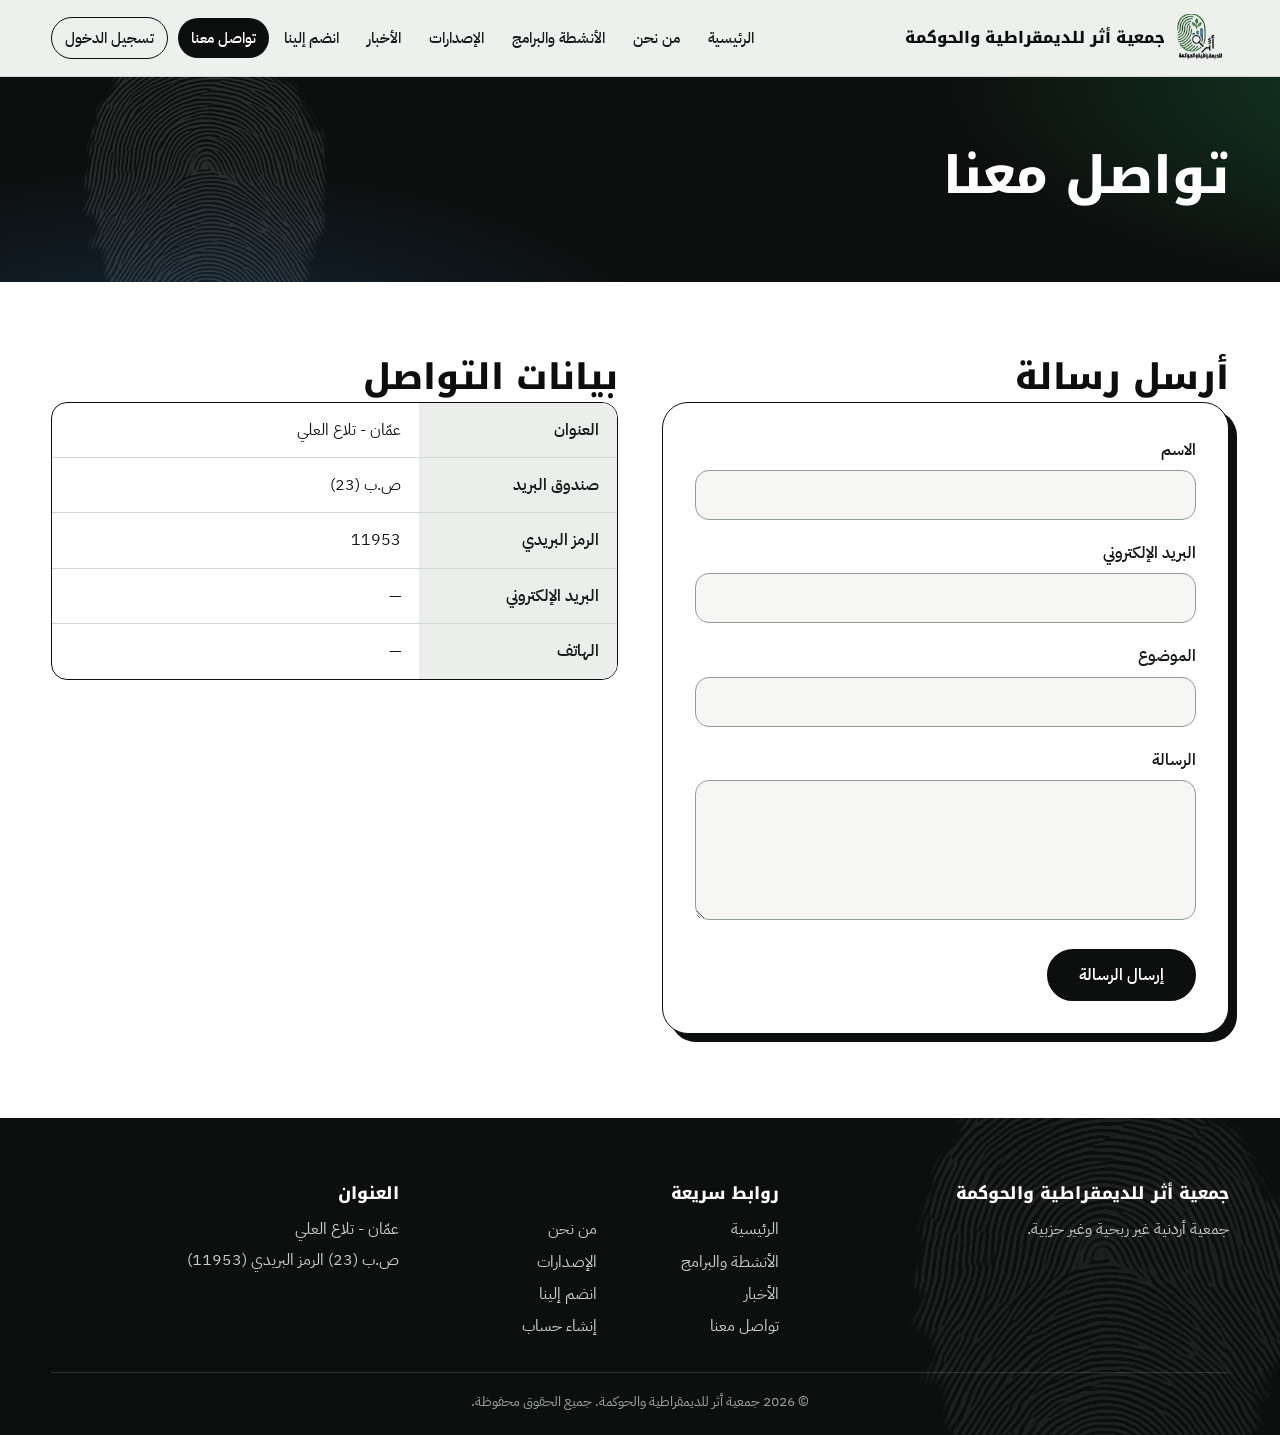
<file: contact.html>
<!DOCTYPE html>
<html lang="ar" dir="rtl">
<head>
  <meta charset="UTF-8">
  <meta name="viewport" content="width=device-width, initial-scale=1.0">
  <title>تواصل معنا | جمعية أثر للديمقراطية والحوكمة</title>
  <meta name="description" content="تواصل مع جمعية أثر للديمقراطية والحوكمة في عمّان - تلاع العلي، ص.ب 23، الرمز البريدي 11953.">
  <meta name="theme-color" content="#0d0f0e">
  <link rel="canonical" href="https://YOUR-DOMAIN.org/contact.html">
  <meta property="og:type" content="website">
  <meta property="og:site_name" content="جمعية أثر للديمقراطية والحوكمة">
  <meta property="og:locale" content="ar_JO">
  <meta property="og:title" content="تواصل معنا | جمعية أثر للديمقراطية والحوكمة">
  <meta property="og:description" content="تواصل مع جمعية أثر للديمقراطية والحوكمة في عمّان - تلاع العلي، ص.ب 23، الرمز البريدي 11953.">
  <meta property="og:url" content="https://YOUR-DOMAIN.org/contact.html">
  <meta property="og:image" content="https://YOUR-DOMAIN.org/assets/og-image.png">
  <meta name="twitter:card" content="summary_large_image">
  <link rel="icon" href="logo.png">
  <link rel="apple-touch-icon" href="logo.png">
  <link rel="preconnect" href="https://fonts.googleapis.com">
  <link rel="preconnect" href="https://fonts.gstatic.com" crossorigin>
  <link href="https://fonts.googleapis.com/css2?family=IBM+Plex+Sans+Arabic:wght@400;500;600&family=Noto+Kufi+Arabic:wght@700;800&display=swap" rel="stylesheet">
  <link rel="stylesheet" href="style.css">
</head>
<body>
  <a class="skip" href="#main">انتقل إلى المحتوى</a>

  <header class="header">
    <div class="container header-inner">
      <a href="index.html" class="brand" aria-label="جمعية أثر للديمقراطية والحوكمة - الصفحة الرئيسية">
        <img src="logo.png" alt="" class="logo" width="48" height="44">
        <span>جمعية أثر للديمقراطية والحوكمة</span>
      </a>
      <button class="menu-btn" id="menuBtn" type="button" aria-label="فتح القائمة" aria-expanded="false" aria-controls="nav"><svg viewBox="0 0 24 24" width="24" height="24" fill="none" stroke="currentColor" stroke-width="2.4" stroke-linecap="round" aria-hidden="true"><path d="M4 7h16M4 12h16M4 17h16"/></svg></button>
      <nav class="nav" id="nav" aria-label="القائمة الرئيسية">
        <a href="index.html">الرئيسية</a>
        <a href="about.html">من نحن</a>
        <a href="programs.html">الأنشطة والبرامج</a>
        <a href="publications.html">الإصدارات</a>
        <a href="news.html">الأخبار</a>
        <a href="join.html">انضم إلينا</a>
        <a href="contact.html" class="active" aria-current="page">تواصل معنا</a>
        <a href="login.html">تسجيل الدخول</a>
      </nav>
    </div>
  </header>

  <main id="main">
    <section class="page-title">
      <div class="container"><h1>تواصل معنا</h1></div>
    </section>

    <section class="section">
      <div class="container two-cols">
        <div>
          <h2>أرسل رسالة</h2>
          <form class="form" novalidate>
        <div class="field">
          <label for="name">الاسم</label>
          <input type="text" id="name" name="name" required autocomplete="name">
          <span class="error" id="name-error">يرجى إدخال الاسم.</span>
        </div>
        <div class="field">
          <label for="email">البريد الإلكتروني</label>
          <input type="email" id="email" name="email" required autocomplete="email">
          <span class="error" id="email-error">يرجى إدخال بريد إلكتروني صحيح.</span>
        </div>
        <div class="field">
          <label for="subject">الموضوع</label>
          <input type="text" id="subject" name="subject" required>
          <span class="error" id="subject-error">يرجى إدخال الموضوع.</span>
        </div>
        <div class="field">
          <label for="message">الرسالة</label>
          <textarea id="message" name="message" required></textarea>
          <span class="error" id="message-error">يرجى كتابة الرسالة.</span>
        </div>
            <button type="submit" class="btn">إرسال الرسالة</button>
            <p class="success" role="status">تم إرسال رسالتك، سنرد عليك قريباً.</p>
          </form>
        </div>
        <div>
          <h2>بيانات التواصل</h2>
          <table>
            <caption class="sr-only">بيانات التواصل مع الجمعية</caption>
            <tbody>
              <tr><th scope="row">العنوان</th><td>عمّان - تلاع العلي</td></tr>
              <tr><th scope="row">صندوق البريد</th><td>ص.ب (23)</td></tr>
              <tr><th scope="row">الرمز البريدي</th><td>11953</td></tr>
              <tr><th scope="row">البريد الإلكتروني</th><td>—</td></tr>
              <tr><th scope="row">الهاتف</th><td>—</td></tr>
            </tbody>
          </table>
        </div>
      </div>
    </section>

  </main>

  <footer class="footer">
    <div class="container">
      <div class="footer-grid">
        <div>
          <h2 class="footer-h">جمعية أثر للديمقراطية والحوكمة</h2>
          <p>جمعية أردنية غير ربحية وغير حزبية.</p>
        </div>
        <nav aria-label="روابط التذييل">
          <h2 class="footer-h">روابط سريعة</h2>
          <ul class="footer-links">
            <li><a href="index.html">الرئيسية</a></li>
            <li><a href="about.html">من نحن</a></li>
            <li><a href="programs.html">الأنشطة والبرامج</a></li>
            <li><a href="publications.html">الإصدارات</a></li>
            <li><a href="news.html">الأخبار</a></li>
            <li><a href="join.html">انضم إلينا</a></li>
            <li><a href="contact.html">تواصل معنا</a></li>
            <li><a href="register.html">إنشاء حساب</a></li>
          </ul>
        </nav>
        <address>
          <h2 class="footer-h">العنوان</h2>
          <p>عمّان - تلاع العلي<br>ص.ب (23) الرمز البريدي (11953)</p>
        </address>
      </div>
      <p class="copyright">© <span id="year">2026</span> جمعية أثر للديمقراطية والحوكمة. جميع الحقوق محفوظة.</p>
    </div>
  </footer>

  <button class="to-top" id="toTop" type="button" aria-label="العودة إلى أعلى الصفحة"><svg viewBox="0 0 24 24" width="22" height="22" fill="none" stroke="currentColor" stroke-width="2.6" stroke-linecap="round" stroke-linejoin="round" aria-hidden="true"><path d="M5 15l7-7 7 7"/></svg></button>

  <script src="script.js"></script>
</body>
</html>
</file>
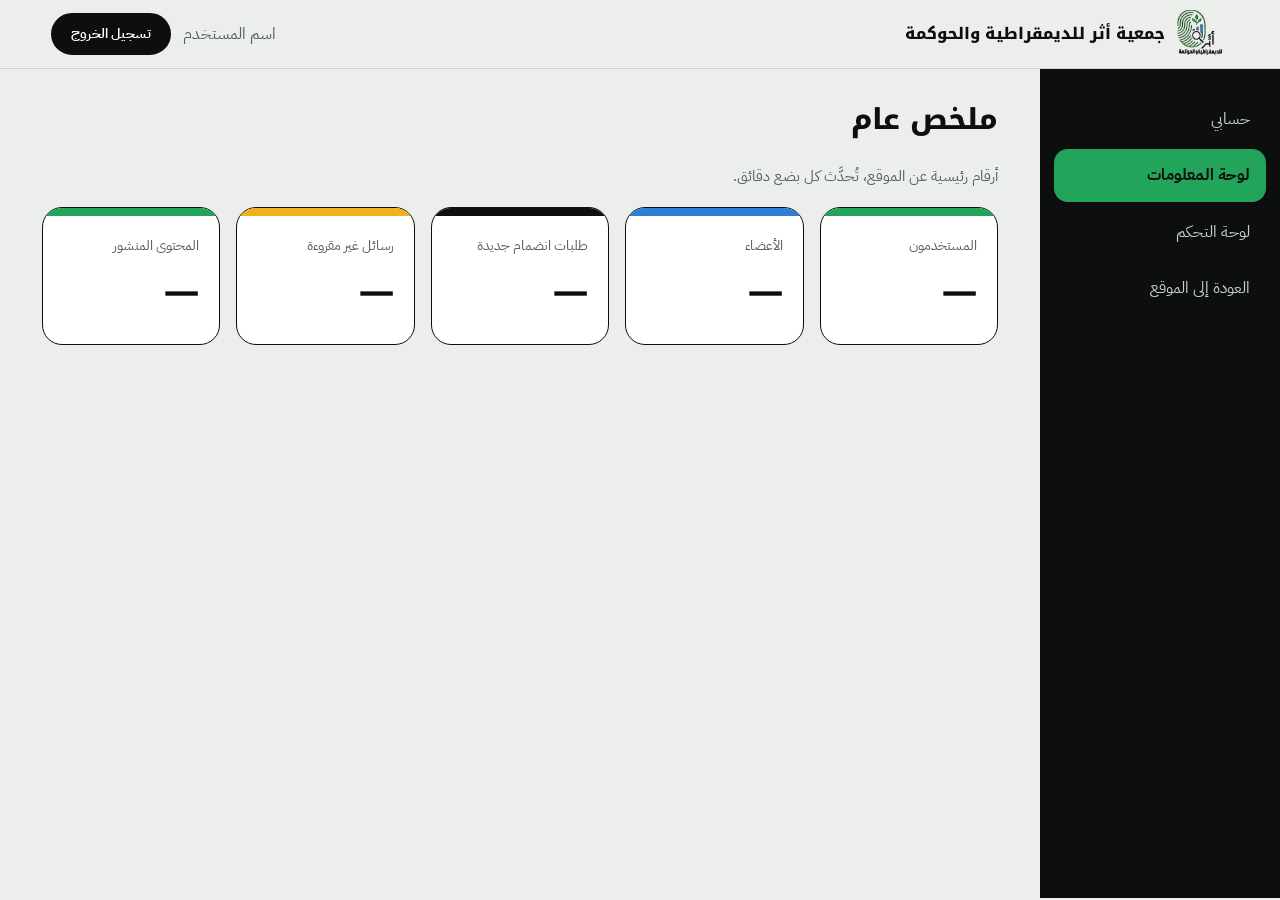
<file: dashboard.html>
<!DOCTYPE html>
<html lang="ar" dir="rtl">
<head>
  <meta charset="UTF-8">
  <meta name="viewport" content="width=device-width, initial-scale=1.0">
  <title>لوحة المعلومات | جمعية أثر للديمقراطية والحوكمة</title>
  <meta name="description" content="لوحة معلومات الجمعية.">
  <meta name="theme-color" content="#0d0f0e">
  <meta name="robots" content="noindex, nofollow">
  <link rel="icon" href="logo.png">
  <link rel="apple-touch-icon" href="logo.png">
  <link rel="preconnect" href="https://fonts.googleapis.com">
  <link rel="preconnect" href="https://fonts.gstatic.com" crossorigin>
  <link href="https://fonts.googleapis.com/css2?family=IBM+Plex+Sans+Arabic:wght@400;500;600&family=Noto+Kufi+Arabic:wght@700;800&display=swap" rel="stylesheet">
  <link rel="stylesheet" href="style.css">
</head>
<body class="app">
  <a class="skip" href="#main">انتقل إلى المحتوى</a>

  <header class="app-header">
    <div class="brand">
      <img src="logo.png" alt="" class="logo" width="48" height="44">
      <span>جمعية أثر للديمقراطية والحوكمة</span>
    </div>
    <div class="app-user">
      <span>اسم المستخدم</span>
      <a href="login.html" class="btn small">تسجيل الخروج</a>
    </div>
  </header>

  <div class="app-layout">
    <nav class="app-nav" aria-label="قائمة اللوحة">
      <a href="account.html">حسابي</a>
      <a href="dashboard.html" class="active" aria-current="page">لوحة المعلومات</a>
      <a href="admin.html">لوحة التحكم</a>
      <a href="index.html">العودة إلى الموقع</a>
    </nav>
    <main class="app-main" id="main">
      <h1 class="app-title">ملخص عام</h1>
      <p class="hint">أرقام رئيسية عن الموقع، تُحدَّث كل بضع دقائق.</p>
      <div class="stats">
        <div class="stat"><span class="stat-label">المستخدمون</span><span class="stat-value">—</span></div>
        <div class="stat"><span class="stat-label">الأعضاء</span><span class="stat-value">—</span></div>
        <div class="stat"><span class="stat-label">طلبات انضمام جديدة</span><span class="stat-value">—</span></div>
        <div class="stat"><span class="stat-label">رسائل غير مقروءة</span><span class="stat-value">—</span></div>
        <div class="stat"><span class="stat-label">المحتوى المنشور</span><span class="stat-value">—</span></div>
      </div>

    </main>
  </div>

  <script src="script.js"></script>
</body>
</html>
</file>
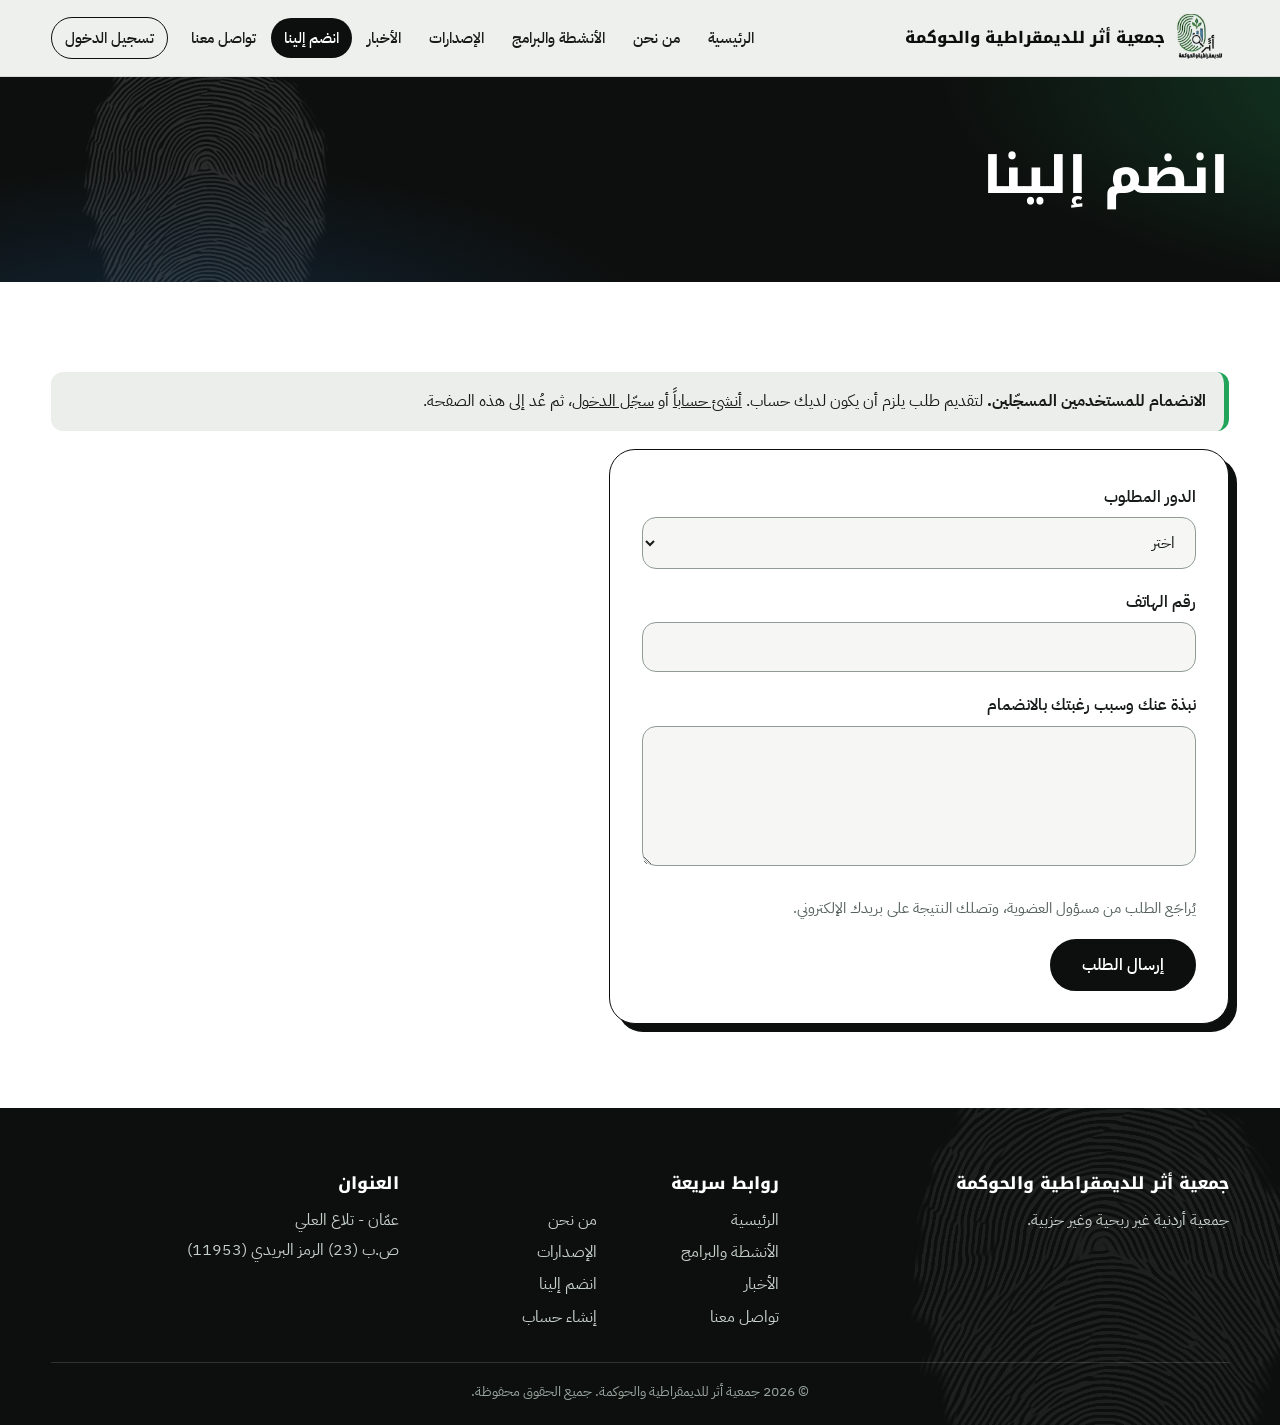
<file: join.html>
<!DOCTYPE html>
<html lang="ar" dir="rtl">
<head>
  <meta charset="UTF-8">
  <meta name="viewport" content="width=device-width, initial-scale=1.0">
  <title>انضم إلينا | جمعية أثر للديمقراطية والحوكمة</title>
  <meta name="description" content="انضم إلى جمعية أثر للديمقراطية والحوكمة متطوعاً أو عضواً وشارك في تعزيز الشفافية والمشاركة المدنية.">
  <meta name="theme-color" content="#0d0f0e">
  <link rel="canonical" href="https://YOUR-DOMAIN.org/join.html">
  <meta property="og:type" content="website">
  <meta property="og:site_name" content="جمعية أثر للديمقراطية والحوكمة">
  <meta property="og:locale" content="ar_JO">
  <meta property="og:title" content="انضم إلينا | جمعية أثر للديمقراطية والحوكمة">
  <meta property="og:description" content="انضم إلى جمعية أثر للديمقراطية والحوكمة متطوعاً أو عضواً وشارك في تعزيز الشفافية والمشاركة المدنية.">
  <meta property="og:url" content="https://YOUR-DOMAIN.org/join.html">
  <meta property="og:image" content="https://YOUR-DOMAIN.org/assets/og-image.png">
  <meta name="twitter:card" content="summary_large_image">
  <link rel="icon" href="logo.png">
  <link rel="apple-touch-icon" href="logo.png">
  <link rel="preconnect" href="https://fonts.googleapis.com">
  <link rel="preconnect" href="https://fonts.gstatic.com" crossorigin>
  <link href="https://fonts.googleapis.com/css2?family=IBM+Plex+Sans+Arabic:wght@400;500;600&family=Noto+Kufi+Arabic:wght@700;800&display=swap" rel="stylesheet">
  <link rel="stylesheet" href="style.css">
</head>
<body>
  <a class="skip" href="#main">انتقل إلى المحتوى</a>

  <header class="header">
    <div class="container header-inner">
      <a href="index.html" class="brand" aria-label="جمعية أثر للديمقراطية والحوكمة - الصفحة الرئيسية">
        <img src="logo.png" alt="" class="logo" width="48" height="44">
        <span>جمعية أثر للديمقراطية والحوكمة</span>
      </a>
      <button class="menu-btn" id="menuBtn" type="button" aria-label="فتح القائمة" aria-expanded="false" aria-controls="nav"><svg viewBox="0 0 24 24" width="24" height="24" fill="none" stroke="currentColor" stroke-width="2.4" stroke-linecap="round" aria-hidden="true"><path d="M4 7h16M4 12h16M4 17h16"/></svg></button>
      <nav class="nav" id="nav" aria-label="القائمة الرئيسية">
        <a href="index.html">الرئيسية</a>
        <a href="about.html">من نحن</a>
        <a href="programs.html">الأنشطة والبرامج</a>
        <a href="publications.html">الإصدارات</a>
        <a href="news.html">الأخبار</a>
        <a href="join.html" class="active" aria-current="page">انضم إلينا</a>
        <a href="contact.html">تواصل معنا</a>
        <a href="login.html">تسجيل الدخول</a>
      </nav>
    </div>
  </header>

  <main id="main">
    <section class="page-title">
      <div class="container"><h1>انضم إلينا</h1></div>
    </section>

    <section class="section">
      <div class="container">
        <div class="notice">
          <strong>الانضمام للمستخدمين المسجّلين.</strong>
          لتقديم طلب يلزم أن يكون لديك حساب. <a href="register.html">أنشئ حساباً</a> أو <a href="login.html">سجّل الدخول</a>، ثم عُد إلى هذه الصفحة.
        </div>
        <form class="form" novalidate>
        <div class="field">
          <label for="role">الدور المطلوب</label>
          <select id="role" name="role" required><option value="">اختر</option><option>متطوع</option><option>عضو</option><option>عضو في الهيئة الإدارية</option></select>
          <span class="error" id="role-error">يرجى اختيار الدور المطلوب.</span>
        </div>
        <div class="field">
          <label for="phone">رقم الهاتف</label>
          <input type="tel" id="phone" name="phone" required autocomplete="tel">
          <span class="error" id="phone-error">رقم الهاتف غير صحيح.</span>
        </div>
        <div class="field">
          <label for="about">نبذة عنك وسبب رغبتك بالانضمام</label>
          <textarea id="about" name="about" required></textarea>
          <span class="error" id="about-error">يرجى كتابة نبذة قصيرة.</span>
        </div>
          <p class="hint">يُراجَع الطلب من مسؤول العضوية، وتصلك النتيجة على بريدك الإلكتروني.</p>
          <button type="submit" class="btn">إرسال الطلب</button>
          <p class="success" role="status">تم استلام طلبك، وسنراجعه ونعلمك بالنتيجة.</p>
        </form>
      </div>
    </section>

  </main>

  <footer class="footer">
    <div class="container">
      <div class="footer-grid">
        <div>
          <h2 class="footer-h">جمعية أثر للديمقراطية والحوكمة</h2>
          <p>جمعية أردنية غير ربحية وغير حزبية.</p>
        </div>
        <nav aria-label="روابط التذييل">
          <h2 class="footer-h">روابط سريعة</h2>
          <ul class="footer-links">
            <li><a href="index.html">الرئيسية</a></li>
            <li><a href="about.html">من نحن</a></li>
            <li><a href="programs.html">الأنشطة والبرامج</a></li>
            <li><a href="publications.html">الإصدارات</a></li>
            <li><a href="news.html">الأخبار</a></li>
            <li><a href="join.html">انضم إلينا</a></li>
            <li><a href="contact.html">تواصل معنا</a></li>
            <li><a href="register.html">إنشاء حساب</a></li>
          </ul>
        </nav>
        <address>
          <h2 class="footer-h">العنوان</h2>
          <p>عمّان - تلاع العلي<br>ص.ب (23) الرمز البريدي (11953)</p>
        </address>
      </div>
      <p class="copyright">© <span id="year">2026</span> جمعية أثر للديمقراطية والحوكمة. جميع الحقوق محفوظة.</p>
    </div>
  </footer>

  <button class="to-top" id="toTop" type="button" aria-label="العودة إلى أعلى الصفحة"><svg viewBox="0 0 24 24" width="22" height="22" fill="none" stroke="currentColor" stroke-width="2.6" stroke-linecap="round" stroke-linejoin="round" aria-hidden="true"><path d="M5 15l7-7 7 7"/></svg></button>

  <script src="script.js"></script>
</body>
</html>
</file>
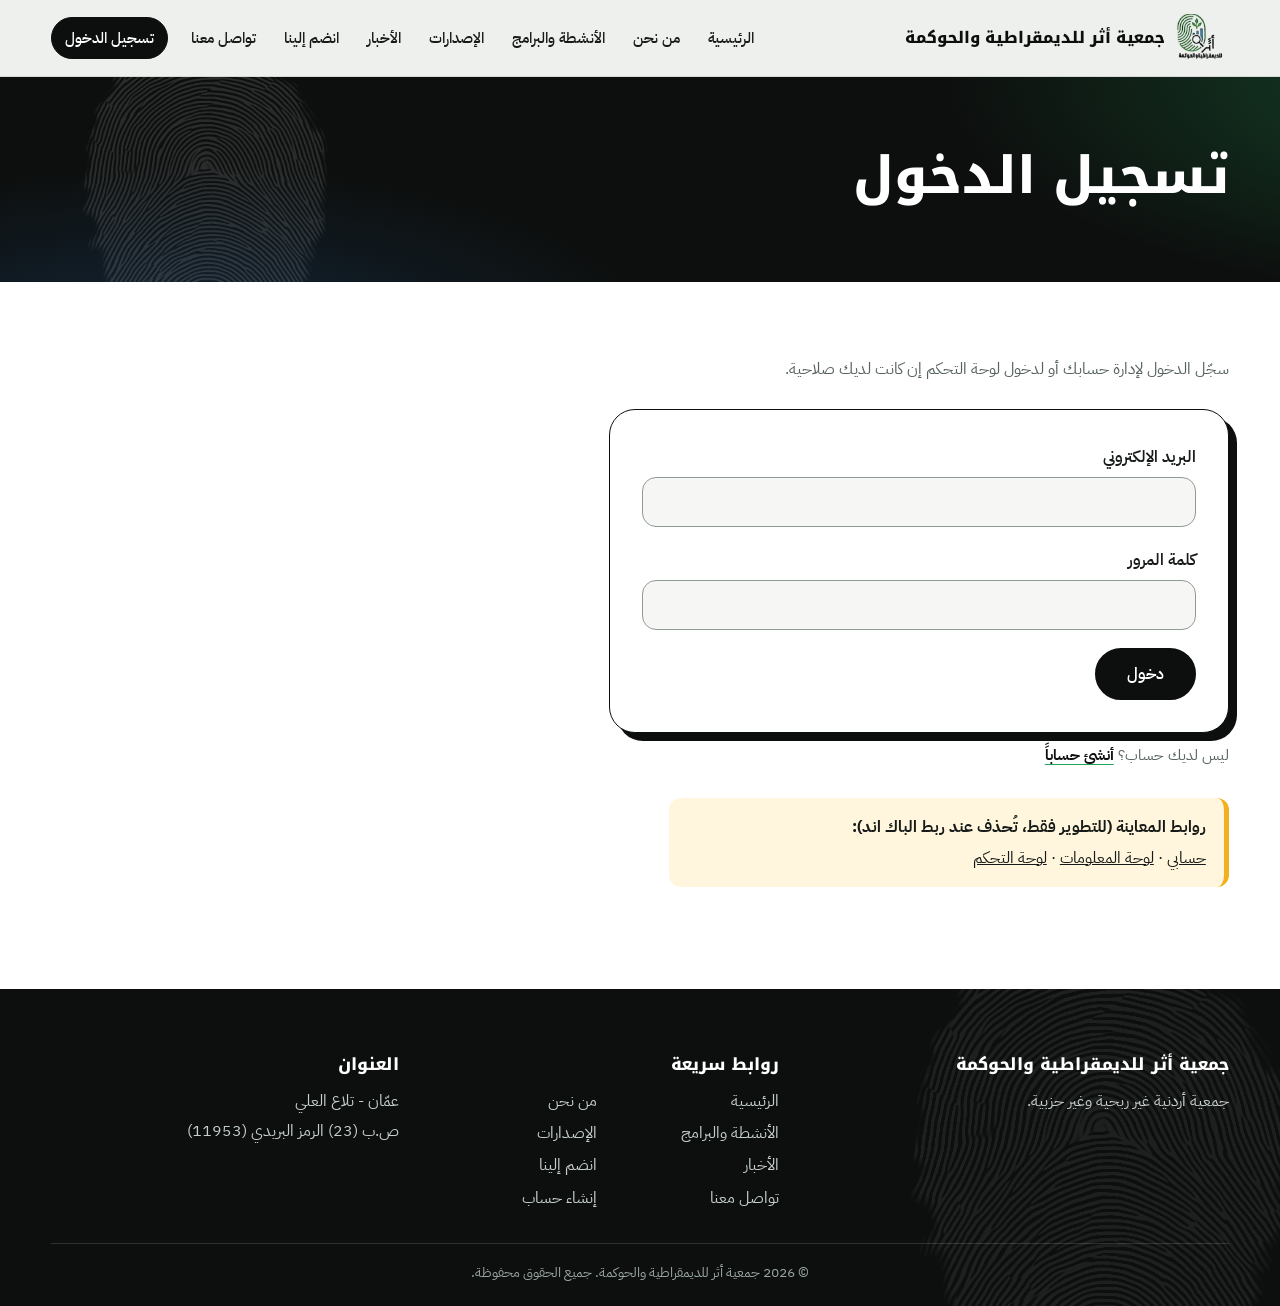
<file: login.html>
<!DOCTYPE html>
<html lang="ar" dir="rtl">
<head>
  <meta charset="UTF-8">
  <meta name="viewport" content="width=device-width, initial-scale=1.0">
  <title>تسجيل الدخول | جمعية أثر للديمقراطية والحوكمة</title>
  <meta name="description" content="تسجيل دخول مستخدمي الجمعية.">
  <meta name="theme-color" content="#0d0f0e">
  <meta name="robots" content="noindex, nofollow">
  <link rel="icon" href="logo.png">
  <link rel="apple-touch-icon" href="logo.png">
  <link rel="preconnect" href="https://fonts.googleapis.com">
  <link rel="preconnect" href="https://fonts.gstatic.com" crossorigin>
  <link href="https://fonts.googleapis.com/css2?family=IBM+Plex+Sans+Arabic:wght@400;500;600&family=Noto+Kufi+Arabic:wght@700;800&display=swap" rel="stylesheet">
  <link rel="stylesheet" href="style.css">
</head>
<body>
  <a class="skip" href="#main">انتقل إلى المحتوى</a>

  <header class="header">
    <div class="container header-inner">
      <a href="index.html" class="brand" aria-label="جمعية أثر للديمقراطية والحوكمة - الصفحة الرئيسية">
        <img src="logo.png" alt="" class="logo" width="48" height="44">
        <span>جمعية أثر للديمقراطية والحوكمة</span>
      </a>
      <button class="menu-btn" id="menuBtn" type="button" aria-label="فتح القائمة" aria-expanded="false" aria-controls="nav"><svg viewBox="0 0 24 24" width="24" height="24" fill="none" stroke="currentColor" stroke-width="2.4" stroke-linecap="round" aria-hidden="true"><path d="M4 7h16M4 12h16M4 17h16"/></svg></button>
      <nav class="nav" id="nav" aria-label="القائمة الرئيسية">
        <a href="index.html">الرئيسية</a>
        <a href="about.html">من نحن</a>
        <a href="programs.html">الأنشطة والبرامج</a>
        <a href="publications.html">الإصدارات</a>
        <a href="news.html">الأخبار</a>
        <a href="join.html">انضم إلينا</a>
        <a href="contact.html">تواصل معنا</a>
        <a href="login.html" class="active" aria-current="page">تسجيل الدخول</a>
      </nav>
    </div>
  </header>

  <main id="main">
    <section class="page-title">
      <div class="container"><h1>تسجيل الدخول</h1></div>
    </section>

    <section class="section">
      <div class="container">
        <p class="lead">سجّل الدخول لإدارة حسابك أو لدخول لوحة التحكم إن كانت لديك صلاحية.</p>
        <form class="form" novalidate>
        <div class="field">
          <label for="email">البريد الإلكتروني</label>
          <input type="email" id="email" name="email" required autocomplete="username">
          <span class="error" id="email-error">يرجى إدخال بريد إلكتروني صحيح.</span>
        </div>
        <div class="field">
          <label for="password">كلمة المرور</label>
          <input type="password" id="password" name="password" required autocomplete="current-password">
          <span class="error" id="password-error">يرجى إدخال كلمة المرور.</span>
        </div>
          <button type="submit" class="btn">دخول</button>
          <p class="success" role="status">تسجيل الدخول غير مفعّل بعد، وسيرتبط بالباك اند لاحقاً.</p>
        </form>
        <p class="hint">ليس لديك حساب؟ <a href="register.html">أنشئ حساباً</a></p>
        <div class="notice dev">
          <strong>روابط المعاينة (للتطوير فقط، تُحذف عند ربط الباك اند):</strong><br>
          <a href="account.html">حسابي</a> · <a href="dashboard.html">لوحة المعلومات</a> · <a href="admin.html">لوحة التحكم</a>
        </div>
      </div>
    </section>

  </main>

  <footer class="footer">
    <div class="container">
      <div class="footer-grid">
        <div>
          <h2 class="footer-h">جمعية أثر للديمقراطية والحوكمة</h2>
          <p>جمعية أردنية غير ربحية وغير حزبية.</p>
        </div>
        <nav aria-label="روابط التذييل">
          <h2 class="footer-h">روابط سريعة</h2>
          <ul class="footer-links">
            <li><a href="index.html">الرئيسية</a></li>
            <li><a href="about.html">من نحن</a></li>
            <li><a href="programs.html">الأنشطة والبرامج</a></li>
            <li><a href="publications.html">الإصدارات</a></li>
            <li><a href="news.html">الأخبار</a></li>
            <li><a href="join.html">انضم إلينا</a></li>
            <li><a href="contact.html">تواصل معنا</a></li>
            <li><a href="register.html">إنشاء حساب</a></li>
          </ul>
        </nav>
        <address>
          <h2 class="footer-h">العنوان</h2>
          <p>عمّان - تلاع العلي<br>ص.ب (23) الرمز البريدي (11953)</p>
        </address>
      </div>
      <p class="copyright">© <span id="year">2026</span> جمعية أثر للديمقراطية والحوكمة. جميع الحقوق محفوظة.</p>
    </div>
  </footer>

  <button class="to-top" id="toTop" type="button" aria-label="العودة إلى أعلى الصفحة"><svg viewBox="0 0 24 24" width="22" height="22" fill="none" stroke="currentColor" stroke-width="2.6" stroke-linecap="round" stroke-linejoin="round" aria-hidden="true"><path d="M5 15l7-7 7 7"/></svg></button>

  <script src="script.js"></script>
</body>
</html>
</file>
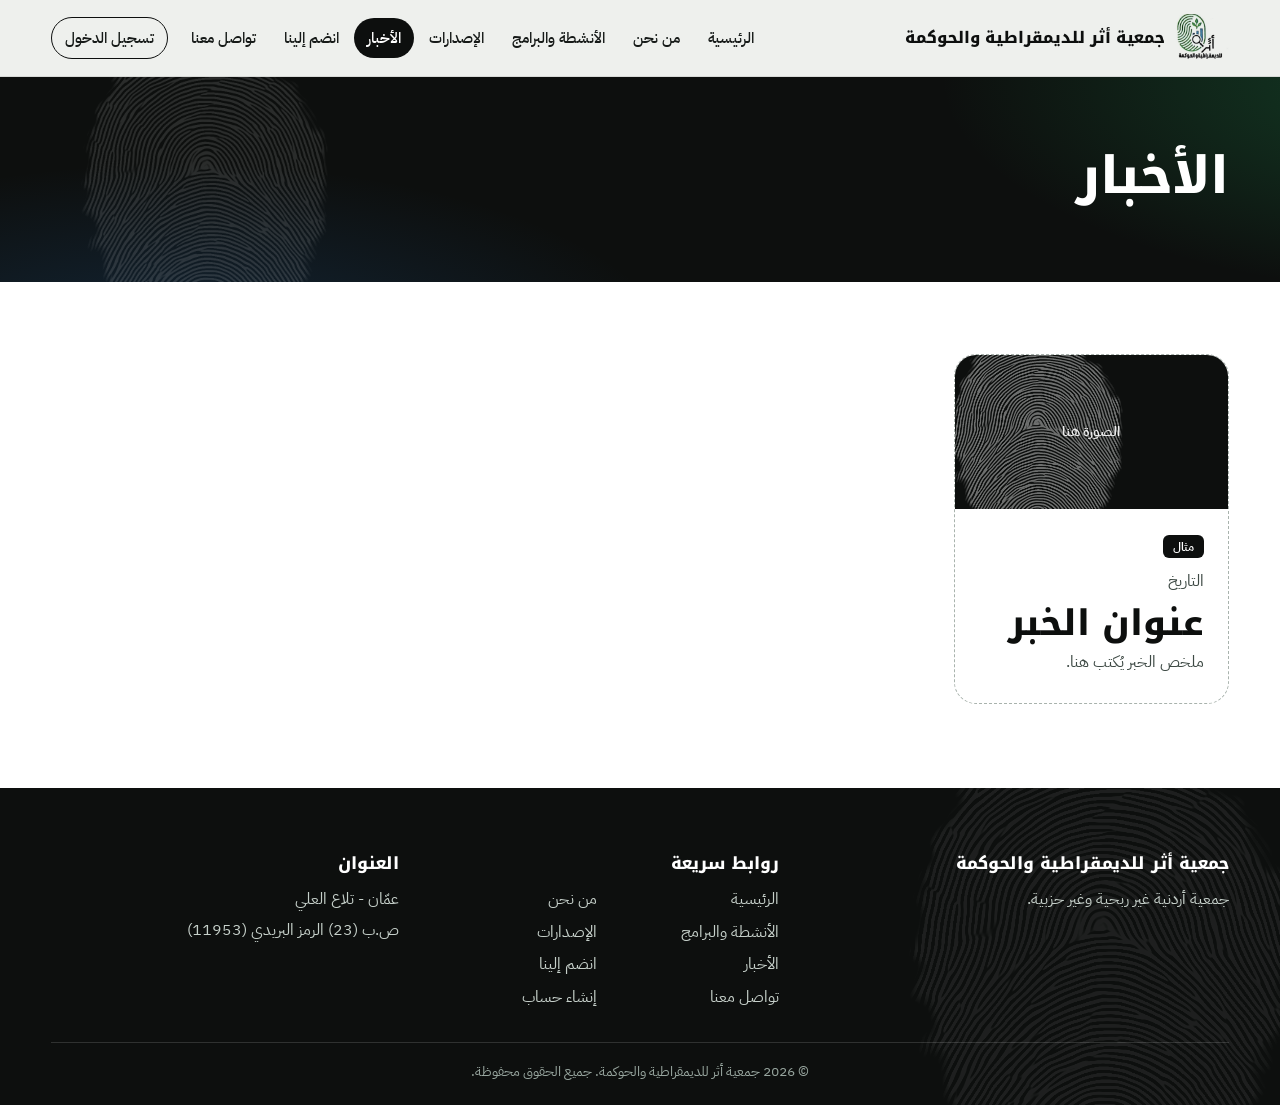
<file: news.html>
<!DOCTYPE html>
<html lang="ar" dir="rtl">
<head>
  <meta charset="UTF-8">
  <meta name="viewport" content="width=device-width, initial-scale=1.0">
  <title>الأخبار | جمعية أثر للديمقراطية والحوكمة</title>
  <meta name="description" content="آخر أخبار وفعاليات جمعية أثر للديمقراطية والحوكمة.">
  <meta name="theme-color" content="#0d0f0e">
  <link rel="canonical" href="https://YOUR-DOMAIN.org/news.html">
  <meta property="og:type" content="website">
  <meta property="og:site_name" content="جمعية أثر للديمقراطية والحوكمة">
  <meta property="og:locale" content="ar_JO">
  <meta property="og:title" content="الأخبار | جمعية أثر للديمقراطية والحوكمة">
  <meta property="og:description" content="آخر أخبار وفعاليات جمعية أثر للديمقراطية والحوكمة.">
  <meta property="og:url" content="https://YOUR-DOMAIN.org/news.html">
  <meta property="og:image" content="https://YOUR-DOMAIN.org/assets/og-image.png">
  <meta name="twitter:card" content="summary_large_image">
  <link rel="icon" href="logo.png">
  <link rel="apple-touch-icon" href="logo.png">
  <link rel="preconnect" href="https://fonts.googleapis.com">
  <link rel="preconnect" href="https://fonts.gstatic.com" crossorigin>
  <link href="https://fonts.googleapis.com/css2?family=IBM+Plex+Sans+Arabic:wght@400;500;600&family=Noto+Kufi+Arabic:wght@700;800&display=swap" rel="stylesheet">
  <link rel="stylesheet" href="style.css">
</head>
<body>
  <a class="skip" href="#main">انتقل إلى المحتوى</a>

  <header class="header">
    <div class="container header-inner">
      <a href="index.html" class="brand" aria-label="جمعية أثر للديمقراطية والحوكمة - الصفحة الرئيسية">
        <img src="logo.png" alt="" class="logo" width="48" height="44">
        <span>جمعية أثر للديمقراطية والحوكمة</span>
      </a>
      <button class="menu-btn" id="menuBtn" type="button" aria-label="فتح القائمة" aria-expanded="false" aria-controls="nav"><svg viewBox="0 0 24 24" width="24" height="24" fill="none" stroke="currentColor" stroke-width="2.4" stroke-linecap="round" aria-hidden="true"><path d="M4 7h16M4 12h16M4 17h16"/></svg></button>
      <nav class="nav" id="nav" aria-label="القائمة الرئيسية">
        <a href="index.html">الرئيسية</a>
        <a href="about.html">من نحن</a>
        <a href="programs.html">الأنشطة والبرامج</a>
        <a href="publications.html">الإصدارات</a>
        <a href="news.html" class="active" aria-current="page">الأخبار</a>
        <a href="join.html">انضم إلينا</a>
        <a href="contact.html">تواصل معنا</a>
        <a href="login.html">تسجيل الدخول</a>
      </nav>
    </div>
  </header>

  <main id="main">
    <section class="page-title">
      <div class="container"><h1>الأخبار</h1></div>
    </section>

    <section class="section">
      <div class="container">
        <div class="grid">
          <article class="card example has-thumb">
          <div class="thumb" role="img" aria-label="مساحة مخصصة لصورة"></div>
          <div class="card-body">
            <span class="tag">مثال</span>
            <p class="meta"><span>التاريخ</span></p>
            <h2 class=\"card-title\">عنوان الخبر</h2>
            <p>ملخص الخبر يُكتب هنا.</p>
          </div>
        </article>
        </div>
      </div>
    </section>

  </main>

  <footer class="footer">
    <div class="container">
      <div class="footer-grid">
        <div>
          <h2 class="footer-h">جمعية أثر للديمقراطية والحوكمة</h2>
          <p>جمعية أردنية غير ربحية وغير حزبية.</p>
        </div>
        <nav aria-label="روابط التذييل">
          <h2 class="footer-h">روابط سريعة</h2>
          <ul class="footer-links">
            <li><a href="index.html">الرئيسية</a></li>
            <li><a href="about.html">من نحن</a></li>
            <li><a href="programs.html">الأنشطة والبرامج</a></li>
            <li><a href="publications.html">الإصدارات</a></li>
            <li><a href="news.html">الأخبار</a></li>
            <li><a href="join.html">انضم إلينا</a></li>
            <li><a href="contact.html">تواصل معنا</a></li>
            <li><a href="register.html">إنشاء حساب</a></li>
          </ul>
        </nav>
        <address>
          <h2 class="footer-h">العنوان</h2>
          <p>عمّان - تلاع العلي<br>ص.ب (23) الرمز البريدي (11953)</p>
        </address>
      </div>
      <p class="copyright">© <span id="year">2026</span> جمعية أثر للديمقراطية والحوكمة. جميع الحقوق محفوظة.</p>
    </div>
  </footer>

  <button class="to-top" id="toTop" type="button" aria-label="العودة إلى أعلى الصفحة"><svg viewBox="0 0 24 24" width="22" height="22" fill="none" stroke="currentColor" stroke-width="2.6" stroke-linecap="round" stroke-linejoin="round" aria-hidden="true"><path d="M5 15l7-7 7 7"/></svg></button>

  <script src="script.js"></script>
</body>
</html>
</file>
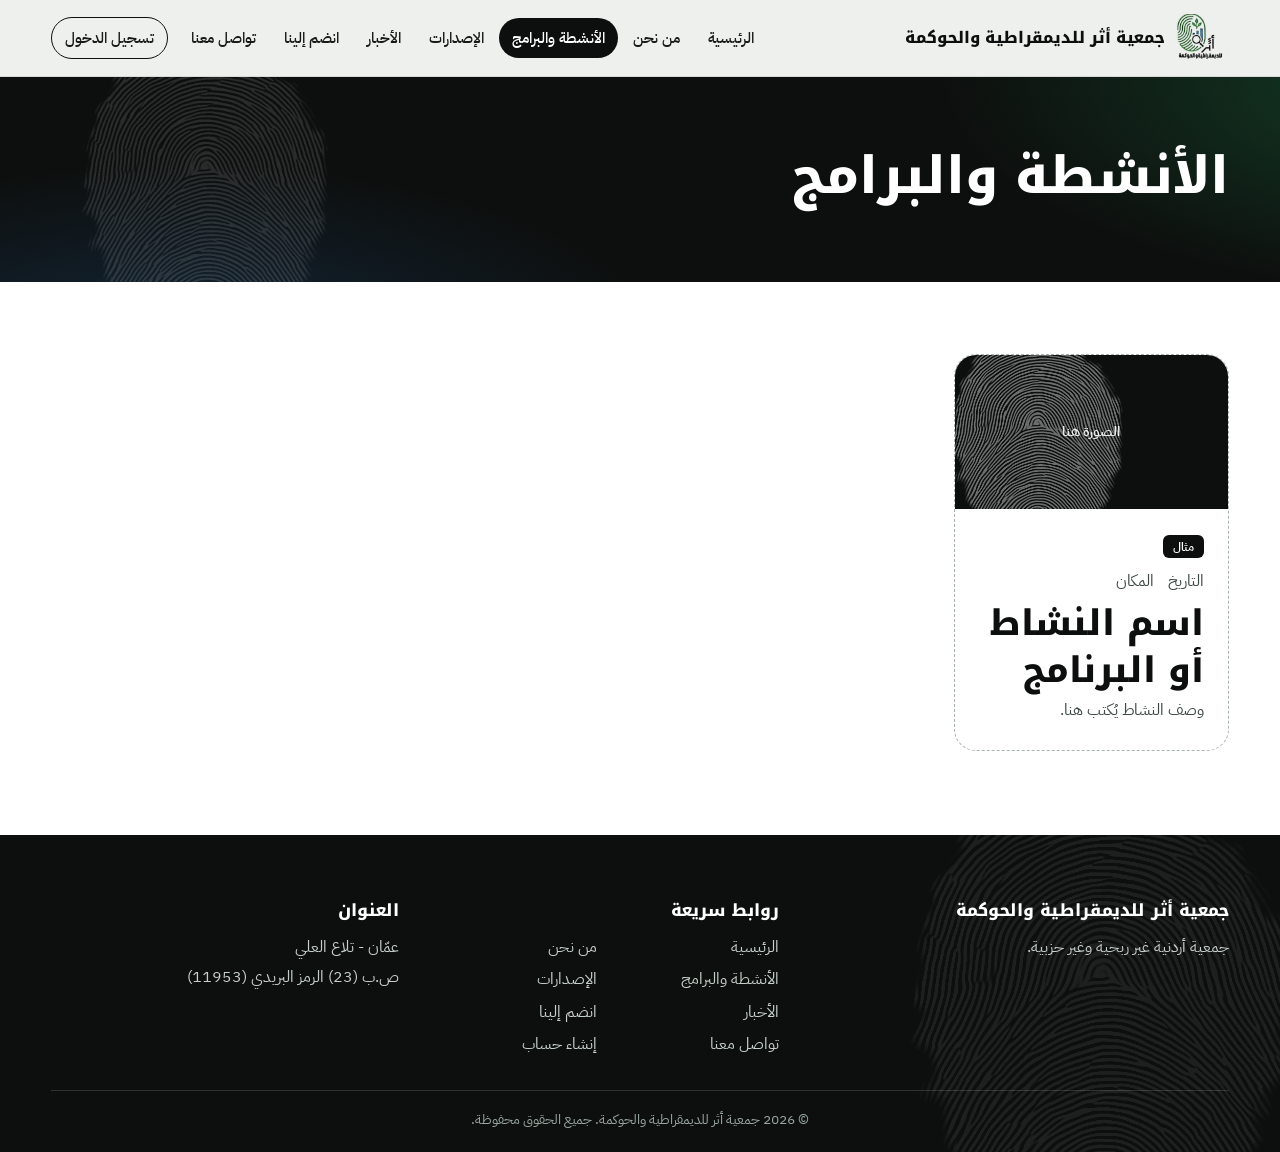
<file: programs.html>
<!DOCTYPE html>
<html lang="ar" dir="rtl">
<head>
  <meta charset="UTF-8">
  <meta name="viewport" content="width=device-width, initial-scale=1.0">
  <title>الأنشطة والبرامج | جمعية أثر للديمقراطية والحوكمة</title>
  <meta name="description" content="الأنشطة والبرامج التي تنفذها جمعية أثر للديمقراطية والحوكمة في مجالات مكافحة الفساد والانتخابات والتمكين والإعلام.">
  <meta name="theme-color" content="#0d0f0e">
  <link rel="canonical" href="https://YOUR-DOMAIN.org/programs.html">
  <meta property="og:type" content="website">
  <meta property="og:site_name" content="جمعية أثر للديمقراطية والحوكمة">
  <meta property="og:locale" content="ar_JO">
  <meta property="og:title" content="الأنشطة والبرامج | جمعية أثر للديمقراطية والحوكمة">
  <meta property="og:description" content="الأنشطة والبرامج التي تنفذها جمعية أثر للديمقراطية والحوكمة في مجالات مكافحة الفساد والانتخابات والتمكين والإعلام.">
  <meta property="og:url" content="https://YOUR-DOMAIN.org/programs.html">
  <meta property="og:image" content="https://YOUR-DOMAIN.org/assets/og-image.png">
  <meta name="twitter:card" content="summary_large_image">
  <link rel="icon" href="logo.png">
  <link rel="apple-touch-icon" href="logo.png">
  <link rel="preconnect" href="https://fonts.googleapis.com">
  <link rel="preconnect" href="https://fonts.gstatic.com" crossorigin>
  <link href="https://fonts.googleapis.com/css2?family=IBM+Plex+Sans+Arabic:wght@400;500;600&family=Noto+Kufi+Arabic:wght@700;800&display=swap" rel="stylesheet">
  <link rel="stylesheet" href="style.css">
</head>
<body>
  <a class="skip" href="#main">انتقل إلى المحتوى</a>

  <header class="header">
    <div class="container header-inner">
      <a href="index.html" class="brand" aria-label="جمعية أثر للديمقراطية والحوكمة - الصفحة الرئيسية">
        <img src="logo.png" alt="" class="logo" width="48" height="44">
        <span>جمعية أثر للديمقراطية والحوكمة</span>
      </a>
      <button class="menu-btn" id="menuBtn" type="button" aria-label="فتح القائمة" aria-expanded="false" aria-controls="nav"><svg viewBox="0 0 24 24" width="24" height="24" fill="none" stroke="currentColor" stroke-width="2.4" stroke-linecap="round" aria-hidden="true"><path d="M4 7h16M4 12h16M4 17h16"/></svg></button>
      <nav class="nav" id="nav" aria-label="القائمة الرئيسية">
        <a href="index.html">الرئيسية</a>
        <a href="about.html">من نحن</a>
        <a href="programs.html" class="active" aria-current="page">الأنشطة والبرامج</a>
        <a href="publications.html">الإصدارات</a>
        <a href="news.html">الأخبار</a>
        <a href="join.html">انضم إلينا</a>
        <a href="contact.html">تواصل معنا</a>
        <a href="login.html">تسجيل الدخول</a>
      </nav>
    </div>
  </header>

  <main id="main">
    <section class="page-title">
      <div class="container"><h1>الأنشطة والبرامج</h1></div>
    </section>

    <section class="section">
      <div class="container">
        <div class="grid">
          <article class="card example has-thumb">
          <div class="thumb" role="img" aria-label="مساحة مخصصة لصورة"></div>
          <div class="card-body">
            <span class="tag">مثال</span>
            <p class="meta"><span>التاريخ</span><span>المكان</span></p>
            <h2 class=\"card-title\">اسم النشاط أو البرنامج</h2>
            <p>وصف النشاط يُكتب هنا.</p>
          </div>
        </article>
        </div>
      </div>
    </section>

  </main>

  <footer class="footer">
    <div class="container">
      <div class="footer-grid">
        <div>
          <h2 class="footer-h">جمعية أثر للديمقراطية والحوكمة</h2>
          <p>جمعية أردنية غير ربحية وغير حزبية.</p>
        </div>
        <nav aria-label="روابط التذييل">
          <h2 class="footer-h">روابط سريعة</h2>
          <ul class="footer-links">
            <li><a href="index.html">الرئيسية</a></li>
            <li><a href="about.html">من نحن</a></li>
            <li><a href="programs.html">الأنشطة والبرامج</a></li>
            <li><a href="publications.html">الإصدارات</a></li>
            <li><a href="news.html">الأخبار</a></li>
            <li><a href="join.html">انضم إلينا</a></li>
            <li><a href="contact.html">تواصل معنا</a></li>
            <li><a href="register.html">إنشاء حساب</a></li>
          </ul>
        </nav>
        <address>
          <h2 class="footer-h">العنوان</h2>
          <p>عمّان - تلاع العلي<br>ص.ب (23) الرمز البريدي (11953)</p>
        </address>
      </div>
      <p class="copyright">© <span id="year">2026</span> جمعية أثر للديمقراطية والحوكمة. جميع الحقوق محفوظة.</p>
    </div>
  </footer>

  <button class="to-top" id="toTop" type="button" aria-label="العودة إلى أعلى الصفحة"><svg viewBox="0 0 24 24" width="22" height="22" fill="none" stroke="currentColor" stroke-width="2.6" stroke-linecap="round" stroke-linejoin="round" aria-hidden="true"><path d="M5 15l7-7 7 7"/></svg></button>

  <script src="script.js"></script>
</body>
</html>
</file>
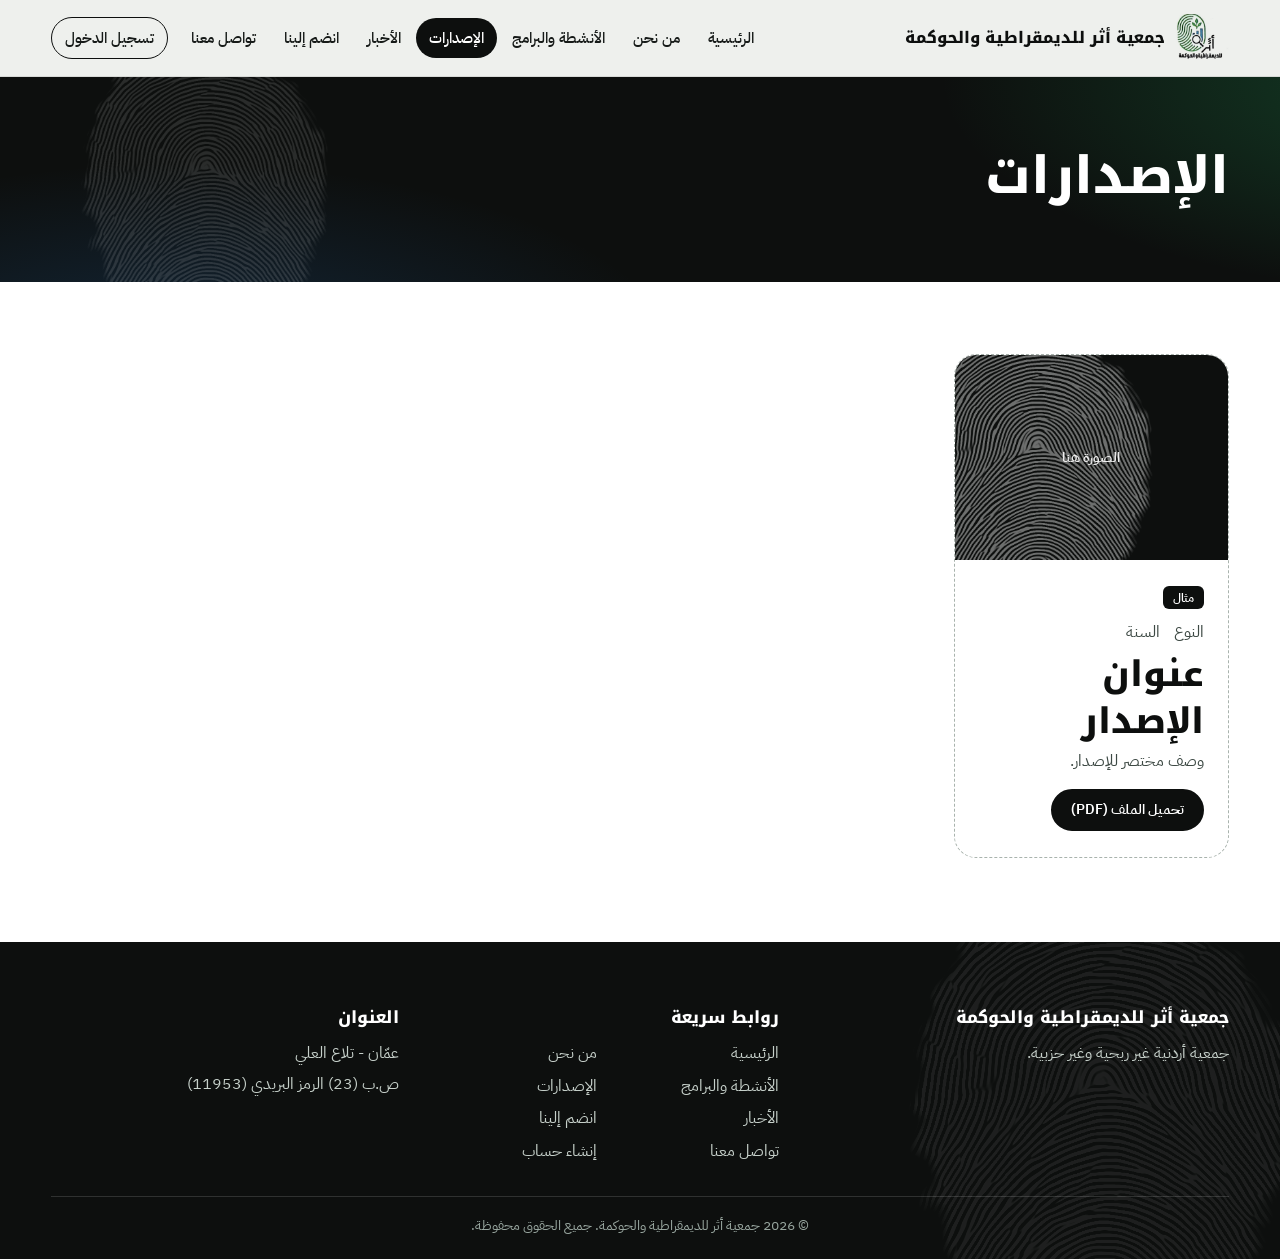
<file: publications.html>
<!DOCTYPE html>
<html lang="ar" dir="rtl">
<head>
  <meta charset="UTF-8">
  <meta name="viewport" content="width=device-width, initial-scale=1.0">
  <title>الإصدارات | جمعية أثر للديمقراطية والحوكمة</title>
  <meta name="description" content="تقارير ودراسات وإصدارات جمعية أثر للديمقراطية والحوكمة.">
  <meta name="theme-color" content="#0d0f0e">
  <link rel="canonical" href="https://YOUR-DOMAIN.org/publications.html">
  <meta property="og:type" content="website">
  <meta property="og:site_name" content="جمعية أثر للديمقراطية والحوكمة">
  <meta property="og:locale" content="ar_JO">
  <meta property="og:title" content="الإصدارات | جمعية أثر للديمقراطية والحوكمة">
  <meta property="og:description" content="تقارير ودراسات وإصدارات جمعية أثر للديمقراطية والحوكمة.">
  <meta property="og:url" content="https://YOUR-DOMAIN.org/publications.html">
  <meta property="og:image" content="https://YOUR-DOMAIN.org/assets/og-image.png">
  <meta name="twitter:card" content="summary_large_image">
  <link rel="icon" href="logo.png">
  <link rel="apple-touch-icon" href="logo.png">
  <link rel="preconnect" href="https://fonts.googleapis.com">
  <link rel="preconnect" href="https://fonts.gstatic.com" crossorigin>
  <link href="https://fonts.googleapis.com/css2?family=IBM+Plex+Sans+Arabic:wght@400;500;600&family=Noto+Kufi+Arabic:wght@700;800&display=swap" rel="stylesheet">
  <link rel="stylesheet" href="style.css">
</head>
<body>
  <a class="skip" href="#main">انتقل إلى المحتوى</a>

  <header class="header">
    <div class="container header-inner">
      <a href="index.html" class="brand" aria-label="جمعية أثر للديمقراطية والحوكمة - الصفحة الرئيسية">
        <img src="logo.png" alt="" class="logo" width="48" height="44">
        <span>جمعية أثر للديمقراطية والحوكمة</span>
      </a>
      <button class="menu-btn" id="menuBtn" type="button" aria-label="فتح القائمة" aria-expanded="false" aria-controls="nav"><svg viewBox="0 0 24 24" width="24" height="24" fill="none" stroke="currentColor" stroke-width="2.4" stroke-linecap="round" aria-hidden="true"><path d="M4 7h16M4 12h16M4 17h16"/></svg></button>
      <nav class="nav" id="nav" aria-label="القائمة الرئيسية">
        <a href="index.html">الرئيسية</a>
        <a href="about.html">من نحن</a>
        <a href="programs.html">الأنشطة والبرامج</a>
        <a href="publications.html" class="active" aria-current="page">الإصدارات</a>
        <a href="news.html">الأخبار</a>
        <a href="join.html">انضم إلينا</a>
        <a href="contact.html">تواصل معنا</a>
        <a href="login.html">تسجيل الدخول</a>
      </nav>
    </div>
  </header>

  <main id="main">
    <section class="page-title">
      <div class="container"><h1>الإصدارات</h1></div>
    </section>

    <section class="section">
      <div class="container">
        <div class="grid">
          <article class="card example has-thumb">
          <div class="thumb cover" role="img" aria-label="مساحة مخصصة لصورة"></div>
          <div class="card-body">
            <span class="tag">مثال</span>
            <p class="meta"><span>النوع</span><span>السنة</span></p>
            <h2 class=\"card-title\">عنوان الإصدار</h2>
            <p>وصف مختصر للإصدار.</p>
            <p class="card-action"><a href="#" class="btn small">تحميل الملف (PDF)</a></p>
          </div>
        </article>
        </div>
      </div>
    </section>

  </main>

  <footer class="footer">
    <div class="container">
      <div class="footer-grid">
        <div>
          <h2 class="footer-h">جمعية أثر للديمقراطية والحوكمة</h2>
          <p>جمعية أردنية غير ربحية وغير حزبية.</p>
        </div>
        <nav aria-label="روابط التذييل">
          <h2 class="footer-h">روابط سريعة</h2>
          <ul class="footer-links">
            <li><a href="index.html">الرئيسية</a></li>
            <li><a href="about.html">من نحن</a></li>
            <li><a href="programs.html">الأنشطة والبرامج</a></li>
            <li><a href="publications.html">الإصدارات</a></li>
            <li><a href="news.html">الأخبار</a></li>
            <li><a href="join.html">انضم إلينا</a></li>
            <li><a href="contact.html">تواصل معنا</a></li>
            <li><a href="register.html">إنشاء حساب</a></li>
          </ul>
        </nav>
        <address>
          <h2 class="footer-h">العنوان</h2>
          <p>عمّان - تلاع العلي<br>ص.ب (23) الرمز البريدي (11953)</p>
        </address>
      </div>
      <p class="copyright">© <span id="year">2026</span> جمعية أثر للديمقراطية والحوكمة. جميع الحقوق محفوظة.</p>
    </div>
  </footer>

  <button class="to-top" id="toTop" type="button" aria-label="العودة إلى أعلى الصفحة"><svg viewBox="0 0 24 24" width="22" height="22" fill="none" stroke="currentColor" stroke-width="2.6" stroke-linecap="round" stroke-linejoin="round" aria-hidden="true"><path d="M5 15l7-7 7 7"/></svg></button>

  <script src="script.js"></script>
</body>
</html>
</file>
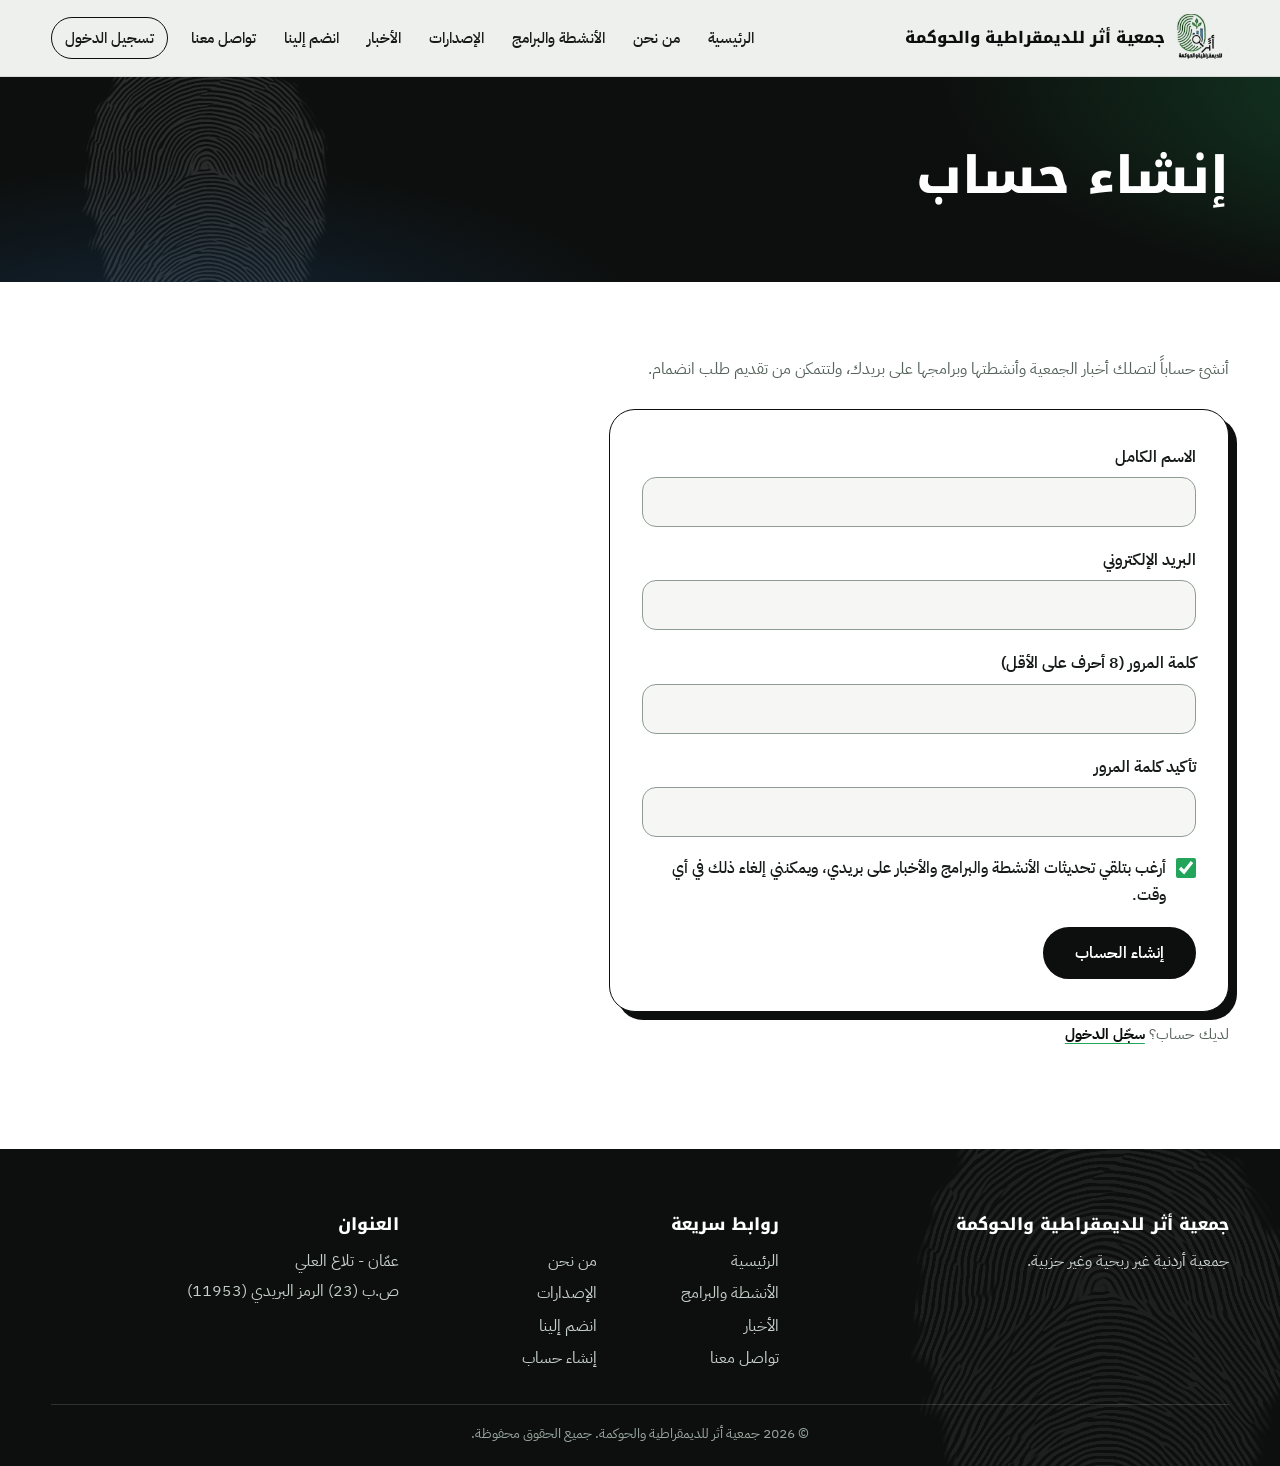
<file: register.html>
<!DOCTYPE html>
<html lang="ar" dir="rtl">
<head>
  <meta charset="UTF-8">
  <meta name="viewport" content="width=device-width, initial-scale=1.0">
  <title>إنشاء حساب | جمعية أثر للديمقراطية والحوكمة</title>
  <meta name="description" content="أنشئ حساباً في موقع جمعية أثر للديمقراطية والحوكمة لتصلك تحديثات الأنشطة والبرامج والأخبار على بريدك الإلكتروني.">
  <meta name="theme-color" content="#0d0f0e">
  <link rel="canonical" href="https://YOUR-DOMAIN.org/register.html">
  <meta property="og:type" content="website">
  <meta property="og:site_name" content="جمعية أثر للديمقراطية والحوكمة">
  <meta property="og:locale" content="ar_JO">
  <meta property="og:title" content="إنشاء حساب | جمعية أثر للديمقراطية والحوكمة">
  <meta property="og:description" content="أنشئ حساباً في موقع جمعية أثر للديمقراطية والحوكمة لتصلك تحديثات الأنشطة والبرامج والأخبار على بريدك الإلكتروني.">
  <meta property="og:url" content="https://YOUR-DOMAIN.org/register.html">
  <meta property="og:image" content="https://YOUR-DOMAIN.org/assets/og-image.png">
  <meta name="twitter:card" content="summary_large_image">
  <link rel="icon" href="logo.png">
  <link rel="apple-touch-icon" href="logo.png">
  <link rel="preconnect" href="https://fonts.googleapis.com">
  <link rel="preconnect" href="https://fonts.gstatic.com" crossorigin>
  <link href="https://fonts.googleapis.com/css2?family=IBM+Plex+Sans+Arabic:wght@400;500;600&family=Noto+Kufi+Arabic:wght@700;800&display=swap" rel="stylesheet">
  <link rel="stylesheet" href="style.css">
</head>
<body>
  <a class="skip" href="#main">انتقل إلى المحتوى</a>

  <header class="header">
    <div class="container header-inner">
      <a href="index.html" class="brand" aria-label="جمعية أثر للديمقراطية والحوكمة - الصفحة الرئيسية">
        <img src="logo.png" alt="" class="logo" width="48" height="44">
        <span>جمعية أثر للديمقراطية والحوكمة</span>
      </a>
      <button class="menu-btn" id="menuBtn" type="button" aria-label="فتح القائمة" aria-expanded="false" aria-controls="nav"><svg viewBox="0 0 24 24" width="24" height="24" fill="none" stroke="currentColor" stroke-width="2.4" stroke-linecap="round" aria-hidden="true"><path d="M4 7h16M4 12h16M4 17h16"/></svg></button>
      <nav class="nav" id="nav" aria-label="القائمة الرئيسية">
        <a href="index.html">الرئيسية</a>
        <a href="about.html">من نحن</a>
        <a href="programs.html">الأنشطة والبرامج</a>
        <a href="publications.html">الإصدارات</a>
        <a href="news.html">الأخبار</a>
        <a href="join.html">انضم إلينا</a>
        <a href="contact.html">تواصل معنا</a>
        <a href="login.html">تسجيل الدخول</a>
      </nav>
    </div>
  </header>

  <main id="main">
    <section class="page-title">
      <div class="container"><h1>إنشاء حساب</h1></div>
    </section>

    <section class="section">
      <div class="container">
        <p class="lead">أنشئ حساباً لتصلك أخبار الجمعية وأنشطتها وبرامجها على بريدك، ولتتمكن من تقديم طلب انضمام.</p>
        <form class="form" novalidate>
        <div class="field">
          <label for="name">الاسم الكامل</label>
          <input type="text" id="name" name="name" required autocomplete="name">
          <span class="error" id="name-error">يرجى إدخال الاسم.</span>
        </div>
        <div class="field">
          <label for="email">البريد الإلكتروني</label>
          <input type="email" id="email" name="email" required autocomplete="email">
          <span class="error" id="email-error">يرجى إدخال بريد إلكتروني صحيح.</span>
        </div>
        <div class="field">
          <label for="password">كلمة المرور (8 أحرف على الأقل)</label>
          <input type="password" id="password" name="password" required autocomplete="new-password" minlength="8">
          <span class="error" id="password-error">كلمة المرور قصيرة، يلزم 8 أحرف على الأقل.</span>
        </div>
        <div class="field">
          <label for="password2">تأكيد كلمة المرور</label>
          <input type="password" id="password2" name="password2" required autocomplete="new-password" data-match="password">
          <span class="error" id="password2-error">كلمتا المرور غير متطابقتين.</span>
        </div>
          <div class="check">
            <input type="checkbox" id="updates" name="updates" checked>
            <label for="updates">أرغب بتلقي تحديثات الأنشطة والبرامج والأخبار على بريدي، ويمكنني إلغاء ذلك في أي وقت.</label>
          </div>
          <button type="submit" class="btn">إنشاء الحساب</button>
          <p class="success" role="status">تم إنشاء الحساب. سيصلك رابط تأكيد على بريدك الإلكتروني لتفعيله.</p>
        </form>
        <p class="hint">لديك حساب؟ <a href="login.html">سجّل الدخول</a></p>
      </div>
    </section>

  </main>

  <footer class="footer">
    <div class="container">
      <div class="footer-grid">
        <div>
          <h2 class="footer-h">جمعية أثر للديمقراطية والحوكمة</h2>
          <p>جمعية أردنية غير ربحية وغير حزبية.</p>
        </div>
        <nav aria-label="روابط التذييل">
          <h2 class="footer-h">روابط سريعة</h2>
          <ul class="footer-links">
            <li><a href="index.html">الرئيسية</a></li>
            <li><a href="about.html">من نحن</a></li>
            <li><a href="programs.html">الأنشطة والبرامج</a></li>
            <li><a href="publications.html">الإصدارات</a></li>
            <li><a href="news.html">الأخبار</a></li>
            <li><a href="join.html">انضم إلينا</a></li>
            <li><a href="contact.html">تواصل معنا</a></li>
            <li><a href="register.html">إنشاء حساب</a></li>
          </ul>
        </nav>
        <address>
          <h2 class="footer-h">العنوان</h2>
          <p>عمّان - تلاع العلي<br>ص.ب (23) الرمز البريدي (11953)</p>
        </address>
      </div>
      <p class="copyright">© <span id="year">2026</span> جمعية أثر للديمقراطية والحوكمة. جميع الحقوق محفوظة.</p>
    </div>
  </footer>

  <button class="to-top" id="toTop" type="button" aria-label="العودة إلى أعلى الصفحة"><svg viewBox="0 0 24 24" width="22" height="22" fill="none" stroke="currentColor" stroke-width="2.6" stroke-linecap="round" stroke-linejoin="round" aria-hidden="true"><path d="M5 15l7-7 7 7"/></svg></button>

  <script src="script.js"></script>
</body>
</html>
</file>
<file: style.css>
/* =====================================================
   جمعية أثر للديمقراطية والحوكمة - نظام التصميم والتنسيق
   الفكرة: تباين عالٍ. بصمة سوداء على رمادي فاتح، وأقسام
   سوداء حادة، والأخضر (النبات) هو اللون الحيّ الأساسي.
   الفهرس: 1 المتغيرات · 2 الأساسيات · 3 الرأس · 4 الرئيسية
   5 العناوين · 6 الأزرار · 7 البطاقات والبلاطات · 8 النصوص
   9 النماذج · 10 التذييل · 11 اللوحات الداخلية · 12 الحركة
   13 الشاشات الصغيرة
   ===================================================== */

/* ===== 1. المتغيرات (نظام التصميم) ===== */
:root {
  /* الألوان */
  --paper: #eceeeb;
  --paper-2: #f6f7f5;
  --ink: #0d0f0e;
  --green: #22a55b;
  --green-deep: #0f5a3c;
  --lime: #b7e36b;
  --blue: #2b7fd6;
  --amber: #f2b01e;
  --text: #161a18;
  --muted: #55625b;
  --line: #d3d9d5;

  /* الخطوط */
  --font-display: "Noto Kufi Arabic", "IBM Plex Sans Arabic", Tahoma, sans-serif;
  --font-body: "IBM Plex Sans Arabic", "Segoe UI", Tahoma, sans-serif;

  /* الحواف والظلال */
  --r-sm: 12px;
  --r-md: 20px;
  --r-lg: 32px;
  --shadow: 0 22px 40px -24px rgba(13, 15, 14, 0.45);
  --shadow-hard: 6px 6px 0 var(--ink);

  /* المسافات */
  --s-1: 8px;
  --s-2: 16px;
  --s-3: 24px;
  --s-4: 40px;
  --s-5: 72px;
}

/* ===== 2. الأساسيات ===== */
* { box-sizing: border-box; margin: 0; padding: 0; }
html { scroll-behavior: smooth; scroll-padding-top: 90px; }

body {
  font-family: var(--font-body);
  color: var(--text);
  line-height: 1.9;
  background: #fff;
  overflow-x: hidden;
}

a { color: inherit; text-decoration: none; }
img { max-width: 100%; display: block; }
ul { list-style: none; }
address { font-style: normal; }

h1, h2, h3 { font-family: var(--font-display); line-height: 1.35; }

:focus-visible { outline: 3px solid var(--blue); outline-offset: 3px; border-radius: 6px; }

.container { width: 92%; max-width: 1180px; margin: 0 auto; }
.section { padding: var(--s-5) 0 84px; }
.section.alt { background: var(--paper); }
.section h2 { font-size: clamp(1.6rem, 3vw, 2.2rem); font-weight: 800; color: var(--ink); }
.lead { color: var(--muted); margin-bottom: var(--s-3); }

.sr-only {
  position: absolute;
  width: 1px;
  height: 1px;
  padding: 0;
  margin: -1px;
  overflow: hidden;
  clip: rect(0, 0, 0, 0);
  white-space: nowrap;
  border: 0;
}
.skip {
  position: absolute;
  inset-inline-start: 12px;
  top: -64px;
  z-index: 100;
  background: var(--ink);
  color: #fff;
  padding: 10px 18px;
  border-radius: 0 0 14px 14px;
  transition: top 0.2s;
}
.skip:focus { top: 0; }

.section-head { display: flex; align-items: baseline; justify-content: space-between; gap: var(--s-2); margin-bottom: 32px; }
.link-more { font-weight: 600; border-bottom: 3px solid var(--green); padding-bottom: 1px; }
.link-more:hover { background: var(--green); }

/* ===== 3. الرأس والقائمة ===== */
.header {
  background: rgba(236, 238, 235, 0.88);
  backdrop-filter: blur(14px) saturate(1.2);
  -webkit-backdrop-filter: blur(14px) saturate(1.2);
  border-bottom: 1px solid rgba(13, 15, 14, 0.1);
  position: sticky;
  top: 0;
  z-index: 20;
  transition: box-shadow 0.25s;
}
.header.scrolled { box-shadow: 0 12px 30px -20px rgba(13, 15, 14, 0.6); }
.header-inner { display: flex; align-items: center; justify-content: space-between; min-height: 76px; gap: 12px; }

.brand { display: flex; align-items: center; gap: 10px; font-family: var(--font-display); font-weight: 800; color: var(--ink); font-size: 1rem; }
.logo { height: 48px; width: auto; mix-blend-mode: multiply; }

.nav { display: flex; align-items: center; gap: 2px; font-size: 0.95rem; font-weight: 500; }
.nav a { padding: 6px 13px; border-radius: 999px; transition: background 0.2s, color 0.2s; }
.nav a:hover { background: rgba(13, 15, 14, 0.08); }
.nav a.active { background: var(--ink); color: #fff; }
.nav a[href="login.html"] { border: 1.5px solid var(--ink); margin-inline-start: 8px; }
.nav a[href="login.html"]:hover { background: var(--ink); color: #fff; }

.menu-btn {
  display: none;
  background: #fff;
  color: var(--ink);
  border: 1.5px solid var(--ink);
  border-radius: var(--r-sm);
  padding: 6px 10px;
  cursor: pointer;
  line-height: 0;
}

/* ===== 4. البطل (الصفحة الرئيسية) ===== */
.hero {
  position: relative;
  overflow: hidden;
  background: var(--paper);
  border-bottom: 6px solid var(--ink);
}
.hero::before {
  content: "";
  position: absolute;
  inset: -20%;
  background:
    radial-gradient(30% 40% at 28% 55%, rgba(34, 165, 91, 0.22), transparent 70%),
    radial-gradient(28% 36% at 40% 30%, rgba(43, 127, 214, 0.16), transparent 70%),
    radial-gradient(24% 30% at 15% 75%, rgba(183, 227, 107, 0.3), transparent 70%);
  animation: glow 16s ease-in-out infinite alternate;
  pointer-events: none;
}
.hero-inner { position: relative; display: grid; grid-template-columns: 0.85fr 1.3fr; align-items: end; gap: 20px; min-height: 620px; }
.hero-text { align-self: center; padding: 56px 0; position: relative; z-index: 4; }
.hero h1 { font-size: clamp(2.4rem, 5vw, 4.4rem); font-weight: 800; line-height: 1.22; color: var(--ink); margin-bottom: 20px; }
.hero p { font-size: 1.15rem; color: #34413b; max-width: 30rem; margin-bottom: 32px; }
.hero-actions { display: flex; flex-wrap: wrap; gap: 12px; }

/* تركيبة البصمة: بصمة + عدسة + أعمدة + نباتات + أيقونات */
.hero-art { position: relative; width: 100%; aspect-ratio: 4 / 3; }
.hero-art > img { position: absolute; }
.hero-art .plants, .hero-art .lens { inset: 0; width: 100%; height: 100%; }
.hero-art .plants { transform-origin: 50% 100%; }
.hero-art .print { left: 30%; top: 19%; width: 40%; height: auto; rotate: 9deg; }

.ring {
  position: absolute;
  left: 50%;
  top: 52%;
  translate: -50% -50%;
  width: 86%;
  height: 94%;
  border: 1.5px dashed rgba(13, 15, 14, 0.28);
  border-radius: 50%;
  animation: fade 1.2s ease 0.3s both;
}
.ring.r2 { width: 64%; height: 72%; border-color: rgba(13, 15, 14, 0.16); }

.chips { position: absolute; inset: 0; }
.chip {
  position: absolute;
  left: var(--x);
  top: var(--y);
  translate: -50% -50%;
  z-index: 3;
  display: flex;
  flex-direction: column;
  align-items: center;
  gap: 6px;
  animation: chip-in 0.6s cubic-bezier(0.2, 0.9, 0.3, 1.3) var(--d) both;
}
.chip img {
  width: 62px;
  height: 62px;
  padding: 12px;
  background: #fff;
  border: 1.5px solid var(--ink);
  border-radius: 18px;
  box-shadow: 4px 4px 0 var(--ink);
  animation: bob 6s ease-in-out var(--d) infinite alternate;
}
.chip span {
  background: var(--ink);
  color: #fff;
  font-size: 0.78rem;
  font-weight: 600;
  line-height: 1.7;
  padding: 0 10px;
  border-radius: 999px;
  white-space: nowrap;
}

.print { animation: stamp 1s cubic-bezier(0.2, 0.7, 0.2, 1) both; translate: calc(var(--px, 0) * -14px) calc(var(--py, 0) * -10px); }
.lens { transform-origin: 73% 66%; animation: pop 0.7s cubic-bezier(0.2, 0.9, 0.3, 1.3) 1.5s both; translate: calc(var(--px, 0) * -18px) calc(var(--py, 0) * -12px); }
.plants.back { animation: grow 1.8s cubic-bezier(0.25, 0.6, 0.2, 1) 0.55s both, sway 7s ease-in-out 2.4s infinite alternate; translate: calc(var(--px, 0) * -8px) calc(var(--py, 0) * -5px); }
.plants.front { animation: grow 1.4s cubic-bezier(0.25, 0.6, 0.2, 1) 1.1s both, sway 6s ease-in-out 2.6s infinite alternate-reverse; translate: calc(var(--px, 0) * -24px) calc(var(--py, 0) * -16px); }

/* ===== 5. عناوين الصفحات الداخلية ===== */
.page-title {
  position: relative;
  overflow: hidden;
  color: #fff;
  padding: 64px 0 72px;
  background:
    radial-gradient(50% 120% at 85% 0%, rgba(34, 165, 91, 0.35), transparent 65%),
    radial-gradient(40% 100% at 10% 100%, rgba(43, 127, 214, 0.22), transparent 70%),
    var(--ink);
  background-size: 140% 140%, 140% 140%, 100% 100%;
  animation: glow-bg 14s ease-in-out infinite alternate;
}
.page-title::after {
  content: "";
  position: absolute;
  inset-block: -30% -30%;
  inset-inline-end: 2%;
  width: 360px;
  background: url("assets/print-white.webp") center / contain no-repeat;
  opacity: 0.12;
  pointer-events: none;
}
.page-title h1 { position: relative; z-index: 1; font-size: clamp(2rem, 4.6vw, 3.2rem); font-weight: 800; }

/* ===== 6. الأزرار ===== */
.btn {
  display: inline-block;
  background: var(--ink);
  color: #fff;
  padding: 12px 30px;
  border: 2px solid var(--ink);
  border-radius: 999px;
  font-family: var(--font-body);
  font-weight: 600;
  font-size: 1rem;
  cursor: pointer;
  transition: background 0.2s, color 0.2s, border-color 0.2s, transform 0.2s;
}
.btn:hover { background: var(--green); border-color: var(--green); color: var(--ink); }
.btn:active { transform: scale(0.97); }
.btn.small { padding: 5px 18px; font-size: 0.9rem; }
.btn.ghost { background: transparent; color: var(--ink); }
.btn.ghost:hover { background: var(--ink); border-color: var(--ink); color: #fff; }
.btn.accent { background: var(--green); border-color: var(--green); color: var(--ink); }
.btn.accent:hover { background: var(--lime); border-color: var(--lime); }

.to-top {
  position: fixed;
  inset-inline-end: 20px;
  bottom: 20px;
  z-index: 30;
  width: 48px;
  height: 48px;
  display: grid;
  place-items: center;
  background: var(--green);
  color: var(--ink);
  border: 2px solid var(--ink);
  border-radius: 50%;
  cursor: pointer;
  opacity: 0;
  visibility: hidden;
  translate: 0 12px;
  transition: opacity 0.25s, translate 0.25s, visibility 0.25s, background 0.2s;
}
.to-top.show { opacity: 1; visibility: visible; translate: 0 0; }
.to-top:hover { background: var(--lime); }

/* ===== 7. البطاقات والبلاطات ===== */
.grid { display: grid; grid-template-columns: repeat(auto-fill, minmax(270px, 1fr)); gap: 26px; }

.card {
  background: #fff;
  border: 1.5px solid var(--line);
  border-radius: 22px;
  padding: 26px;
  transition: border-color 0.2s, box-shadow 0.25s, transform 0.25s;
}
.card.has-thumb { padding: 0; overflow: hidden; }
.card:hover { border-color: var(--ink); box-shadow: var(--shadow); transform: translateY(-3px); }
.card h3, .card .card-title { color: var(--ink); margin-bottom: 6px; font-size: 1.2rem; font-weight: 800; }
.card p { color: #3d4944; font-size: 0.97rem; }
.card-body { padding: 22px 24px 26px; }
.card-action { margin-top: 14px; }
.card.example { border-style: dashed; border-color: #a9b3ad; }

.tag { display: inline-block; background: var(--ink); color: #fff; font-weight: 600; font-size: 0.78rem; padding: 0 10px; border-radius: 6px; margin-bottom: 8px; }
.meta { display: flex; gap: 14px; color: var(--muted); font-size: 0.85rem; margin-bottom: 4px; }

/* الصورة المصغّرة: تُستبدل لاحقاً بـ <img> حقيقية */
.thumb {
  --bg: var(--ink);
  --print: url("assets/print-white.webp");
  --fg: rgba(255, 255, 255, 0.9);
  --op: 0.4;
  position: relative;
  aspect-ratio: 16 / 9;
  background: var(--bg);
  display: grid;
  place-items: center;
  overflow: hidden;
}
.thumb::before { content: "الصورة هنا"; position: relative; z-index: 1; color: var(--fg); font-size: 0.85rem; font-weight: 600; }
.thumb::after { content: ""; position: absolute; inset: -25% 20% -25% -20%; background: var(--print) center / contain no-repeat; opacity: var(--op); }
.thumb img { position: absolute; inset: 0; width: 100%; height: 100%; object-fit: cover; z-index: 2; }
.thumb.cover { aspect-ratio: 4 / 3; }
.card:nth-child(3n + 2) .thumb { --bg: var(--green); --print: url("assets/print.webp"); --fg: var(--ink); --op: 0.5; }
.card:nth-child(3n + 3) .thumb { --bg: var(--paper); --print: url("assets/print.webp"); --fg: var(--ink); --op: 0.85; }

/* مجالات العمل */
.tiles { display: grid; grid-template-columns: repeat(auto-fill, minmax(280px, 1fr)); gap: 16px; }
.tile {
  display: flex;
  align-items: center;
  gap: 16px;
  background: #fff;
  border: 1.5px solid var(--line);
  border-radius: var(--r-md);
  padding: 18px 20px;
  transition: border-color 0.2s, box-shadow 0.25s;
}
.tile:hover { border-color: var(--ink); box-shadow: var(--shadow); }
.tile img { flex: none; width: 52px; height: 52px; padding: 7px; border-radius: 14px; background: var(--paper); }
.tile h3 { font-size: 1.05rem; font-weight: 800; color: var(--ink); line-height: 1.45; }
.tile p { font-size: 0.88rem; color: var(--muted); line-height: 1.6; }

/* ===== 8. النصوص والجداول ===== */
.text-block > * { max-width: 46rem; }
.text-block > table, .text-block > .grid { max-width: none; }
.text-block h2 { margin: 40px 0 12px; }
.text-block > h2:first-child { margin-top: 0; }
.text-block p { margin-bottom: 14px; }

table { width: 100%; border-collapse: separate; border-spacing: 0; background: #fff; border: 1.5px solid var(--ink); border-radius: 16px; overflow: hidden; }
th, td { padding: 12px 18px; text-align: right; border-bottom: 1px solid var(--line); }
tr:last-child th, tr:last-child td { border-bottom: none; }
th { background: var(--paper); width: 35%; font-weight: 600; }

.notice { background: var(--paper); border-inline-start: 5px solid var(--green); padding: 14px 18px; border-radius: var(--r-sm); margin: 18px 0; }
.notice.dev { background: #fff6dd; border-color: var(--amber); margin-top: 28px; max-width: 560px; }
.notice a { text-decoration: underline; }

.placeholder { border: 2px dashed #a0aaa4; border-radius: 18px; color: var(--muted); padding: 24px; text-align: center; background: var(--paper-2); }

.cta-box {
  position: relative;
  overflow: hidden;
  color: #fff;
  border-radius: 34px;
  padding: 60px 52px;
  background:
    radial-gradient(40% 90% at 90% 10%, rgba(34, 165, 91, 0.55), transparent 65%),
    radial-gradient(40% 80% at 10% 100%, rgba(43, 127, 214, 0.35), transparent 70%),
    var(--ink);
  background-size: 150% 150%, 150% 150%, 100% 100%;
  animation: glow-bg 12s ease-in-out infinite alternate;
}
.cta-box::after { content: ""; position: absolute; inset-block: -40% -40%; inset-inline-end: 0; width: 420px; background: url("assets/print-white.webp") center / contain no-repeat; opacity: 0.13; pointer-events: none; }
.cta-box > * { position: relative; z-index: 1; }
.cta-box h2 { color: #fff; margin-bottom: 8px; }
.cta-box p { max-width: 32rem; margin-bottom: 26px; color: #d3dbd6; }

/* ===== 9. النماذج ===== */
.form { max-width: 620px; background: #fff; border: 1.5px solid var(--ink); border-radius: 26px; padding: 32px; box-shadow: 8px 8px 0 var(--ink); }
.field { margin-bottom: 18px; }
.field label { display: block; font-weight: 600; margin-bottom: 5px; }
.field input, .field select, .field textarea {
  width: 100%;
  padding: 12px 16px;
  background: var(--paper-2);
  border: 1.5px solid #8f9b95;
  border-radius: 14px;
  font-family: inherit;
  font-size: 1rem;
  color: var(--text);
  transition: border-color 0.2s, box-shadow 0.2s, background 0.2s;
}
.field input:focus, .field select:focus, .field textarea:focus { outline: none; background: #fff; border-color: var(--ink); box-shadow: 0 0 0 4px rgba(43, 127, 214, 0.35); }
.field textarea { min-height: 140px; resize: vertical; }
.field .error { color: #a8211a; font-size: 0.88rem; display: none; margin-top: 4px; }
.field.invalid input, .field.invalid select, .field.invalid textarea { border-color: #a8211a; }
.field.invalid .error { display: block; }

.success { display: none; background: var(--lime); color: var(--ink); font-weight: 600; padding: 12px 16px; border-radius: var(--r-sm); margin-top: 16px; }
.success.show { display: block; }

.two-cols { display: grid; grid-template-columns: 1fr 1fr; gap: 44px; align-items: start; }

/* ===== 10. التذييل ===== */
.footer { position: relative; overflow: hidden; background: var(--ink); color: #c6d0ca; padding: 64px 0 20px; }
.footer::before { content: ""; position: absolute; inset-block: -30% -30%; inset-inline-start: -4%; width: 460px; background: url("assets/print-white.webp") center / contain no-repeat; opacity: 0.07; pointer-events: none; }
.footer .container { position: relative; }
.footer-grid { display: grid; grid-template-columns: 1.2fr 1fr 1fr; gap: 32px; }
.footer-h { font-size: 1.05rem; font-weight: 800; color: #fff; margin-bottom: 10px; }
.footer-links { display: grid; grid-template-columns: 1fr 1fr; gap: 2px 16px; }
.footer a:hover { color: var(--lime); }
.copyright { text-align: center; border-top: 1px solid rgba(255, 255, 255, 0.14); margin-top: 30px; padding-top: 16px; font-size: 0.85rem; color: #98a69f; }

/* ===== 11. اللوحات الداخلية ===== */
body.app { background: var(--paper); }
.app-header { background: rgba(236, 238, 235, 0.92); backdrop-filter: blur(12px); border-bottom: 1px solid rgba(13, 15, 14, 0.12); display: flex; align-items: center; justify-content: space-between; padding: 10px 4%; position: sticky; top: 0; z-index: 10; }
.app-user { display: flex; align-items: center; gap: 12px; color: var(--muted); }
.app-layout { display: grid; grid-template-columns: 240px 1fr; min-height: calc(100vh - 71px); }
.app-nav { background: var(--ink); padding: 24px 14px; display: flex; flex-direction: column; gap: 4px; }
.app-nav a { padding: 11px 16px; border-radius: 14px; color: #c6d0ca; transition: background 0.2s; }
.app-nav a:hover { background: rgba(255, 255, 255, 0.08); }
.app-nav a.active { background: var(--green); color: var(--ink); font-weight: 700; }
.app-main { padding: 32px 4%; min-width: 0; }
.app-title { font-size: 1.8rem; font-weight: 800; color: var(--ink); margin-bottom: 22px; }
.app-sub { font-size: 1.2rem !important; font-weight: 800; color: var(--ink); margin: 34px 0 14px; }

.stats { display: grid; grid-template-columns: repeat(auto-fit, minmax(190px, 1fr)); gap: 16px; }
.stat { --bar: var(--green); position: relative; overflow: hidden; background: #fff; border: 1.5px solid var(--ink); border-radius: var(--r-md); padding: 24px 20px 18px; }
.stat::before { content: ""; position: absolute; inset-inline: 0; top: 0; height: 8px; background: var(--bar); }
.stat:nth-child(4n + 2) { --bar: var(--blue); }
.stat:nth-child(4n + 3) { --bar: var(--ink); }
.stat:nth-child(4n + 4) { --bar: var(--amber); }
.stat-label { display: block; color: var(--muted); font-size: 0.9rem; }
.stat-value { display: block; font-family: var(--font-display); font-size: 2.2rem; font-weight: 800; color: var(--ink); }

.table-wrap { overflow-x: auto; border-radius: 16px; }
table.data th { width: auto; font-size: 0.9rem; }
table.data td { font-size: 0.92rem; }
tr.example-row td { color: #5f6c66; font-style: italic; }

.tabs { display: flex; flex-wrap: wrap; gap: 8px; margin-bottom: 8px; }
.tab { background: #fff; color: var(--text); border: 1.5px solid #8f9b95; border-radius: 999px; padding: 6px 18px; font-family: inherit; font-size: 0.92rem; cursor: pointer; transition: border-color 0.2s, background 0.2s; }
.tab:hover { border-color: var(--ink); }
.tab.active { background: var(--ink); color: #fff; border-color: var(--ink); }
.panel { display: none; }
.panel.active { display: block; }
.panel-head { display: flex; align-items: center; justify-content: space-between; }
.app-main .placeholder { margin-top: 16px; }

/* ===== 12. الحركة ===== */
@keyframes glow { from { transform: translate(-3%, 2%) scale(1); } to { transform: translate(4%, -3%) scale(1.12); } }
@keyframes glow-bg { from { background-position: 0% 0%, 100% 100%, 0 0; } to { background-position: 100% 20%, 0% 80%, 0 0; } }
@keyframes fade { from { opacity: 0; } to { opacity: 1; } }
@keyframes stamp { from { opacity: 0; transform: scale(1.07); filter: blur(8px); } to { opacity: 1; transform: none; filter: none; } }
@keyframes grow { from { clip-path: inset(100% 0 0 0); } to { clip-path: inset(0 0 0 0); } }
@keyframes sway { from { transform: rotate(-0.7deg); } to { transform: rotate(0.7deg); } }
@keyframes pop { from { opacity: 0; transform: scale(0.8); } to { opacity: 1; transform: none; } }
@keyframes chip-in { from { opacity: 0; scale: 0.6; } to { opacity: 1; scale: 1; } }
@keyframes bob { from { transform: translateY(-4px); } to { transform: translateY(6px); } }

/* ظهور العناصر أثناء التمرير (تضيفه script.js) */
.reveal { opacity: 0; transform: translateY(22px); transition: opacity 0.7s ease, transform 0.7s cubic-bezier(0.2, 0.7, 0.2, 1); }
.reveal.in { opacity: 1; transform: none; }

/* ===== 13. الشاشات الصغيرة ===== */
@media (max-width: 1000px) {
  .footer-grid { grid-template-columns: 1fr 1fr; }
}
@media (max-width: 900px) {
  .menu-btn { display: block; }
  .nav {
    display: none;
    position: absolute;
    top: 76px;
    inset-inline: 4%;
    flex-direction: column;
    align-items: stretch;
    gap: 2px;
    background: #fff;
    border: 1.5px solid var(--ink);
    border-radius: 20px;
    padding: 10px;
    box-shadow: var(--shadow);
  }
  .nav.open { display: flex; }
  .nav a { padding: 10px 14px; }
  .nav a[href="login.html"] { margin-inline-start: 0; text-align: center; }

  .hero-inner { grid-template-columns: 1fr; min-height: 0; gap: 0; }
  .hero-text { padding: 44px 0 8px; }
  .hero-art { max-width: 560px; margin-inline: auto; }
  .chip img { width: 46px; height: 46px; padding: 8px; border-radius: 14px; box-shadow: 3px 3px 0 var(--ink); }
  .chip span { display: none; }
  .two-cols { grid-template-columns: 1fr; gap: 28px; }
  .cta-box { padding: 40px 26px; }
  .section { padding: 56px 0 64px; }
  .form { box-shadow: 5px 5px 0 var(--ink); padding: 24px; }
  .footer-grid { grid-template-columns: 1fr; }

  .app-layout { grid-template-columns: 1fr; }
  .app-nav { flex-direction: row; overflow-x: auto; padding: 8px; }
  .app-nav a { white-space: nowrap; }
  .app-header { flex-wrap: wrap; gap: 8px; }
}
@media (max-width: 480px) {
  .brand span { font-size: 0.88rem; line-height: 1.4; }
  .footer-links { grid-template-columns: 1fr; }
  th { width: 40%; }
}

/* ===== احترام تفضيل تقليل الحركة ===== */
@media (prefers-reduced-motion: reduce) {
  html { scroll-behavior: auto; }
  *, *::before, *::after { animation: none !important; transition: none !important; }
}

/* ---- معرض الأنشطة (الهيكل ثابت والبيانات في gallery-data.js) ---- */
.gallery { position: relative; }
.gallery-stage { position: relative; border-radius: var(--radius-lg, 24px); overflow: hidden; border: 2px solid var(--ink); box-shadow: 8px 8px 0 var(--ink); background: var(--ink); }
.gallery .slide { display: none; position: relative; margin: 0; }
.gallery .slide.active { display: block; animation: fade 0.5s both; }
.gallery .thumb.wide, .gallery .slide > img { aspect-ratio: 21 / 9; width: 100%; min-height: 220px; display: block; object-fit: cover; border-radius: 0; }
.gallery figcaption { position: absolute; inset-inline: 0; bottom: 0; display: flex; justify-content: space-between; align-items: baseline; gap: 12px; padding: 40px 24px 18px; color: #fff; background: linear-gradient(to top, rgba(13,15,14,.88), transparent); }
.gallery figcaption strong { font-size: 1.15rem; font-weight: 800; }
.gallery figcaption span { font-size: .9rem; opacity: .9; }
.gallery figcaption a { color: inherit; text-decoration: underline; text-underline-offset: 4px; }
.gallery-ctrl { display: flex; align-items: center; justify-content: center; gap: 16px; margin-top: 22px; }
.gallery-ctrl[hidden] { display: none; }
.g-btn { width: 44px; height: 44px; border-radius: 50%; border: 2px solid var(--ink); background: #fff; color: var(--ink); font-size: 1.2rem; cursor: pointer; transition: background .2s, color .2s; }
.g-btn:hover { background: var(--ink); color: #fff; }
.g-dots { display: flex; gap: 10px; }
.g-dot { width: 12px; height: 12px; padding: 0; border-radius: 50%; border: 2px solid var(--ink); background: transparent; cursor: pointer; }
.g-dot[aria-current="true"] { background: var(--green); }
@media (max-width: 600px) { .gallery .thumb.wide, .gallery .slide > img { aspect-ratio: 4 / 3; } .gallery figcaption { padding: 28px 16px 14px; flex-direction: column; gap: 2px; } }
.section-head .more { font-weight: 700; color: var(--ink); text-decoration: underline; text-underline-offset: 5px; text-decoration-color: var(--green); }
.gallery .thumb.wide { height: auto; aspect-ratio: 21 / 8; min-height: 0; }
@media (max-width: 600px) { .gallery .thumb.wide { aspect-ratio: 4 / 3; } }

/* ---- نظام الحسابات والصلاحيات ---- */
.check { display: flex; gap: 10px; align-items: flex-start; margin: 4px 0 18px; }
.check input { width: 20px; height: 20px; margin-top: 3px; accent-color: var(--green); flex: none; }
.check label { font-weight: 500; line-height: 1.7; }
.hint { color: var(--muted, #4a504c); font-size: .95rem; margin: 8px 0 16px; }
.hint a { color: var(--ink); font-weight: 700; text-decoration: underline; text-underline-offset: 4px; text-decoration-color: var(--green); }
.perm { display: inline-block; padding: 4px 12px; border-radius: 999px; font-size: .82rem; font-weight: 700; border: 2px solid var(--ink); background: #fff; color: var(--ink); }
.perm::before { content: ""; display: inline-block; width: 10px; height: 10px; border-radius: 50%; margin-inline-end: 8px; background: currentColor; }
.perm-content::before { background: #8e44ad; }
.perm-members::before { background: #2b7fd6; }
.perm-messages::before { background: #f2b01e; }
.perm-super::before { background: #6b706c; }
.panel-head { flex-wrap: wrap; gap: 12px; }

/* ---- محرر المحتوى (واجهة فقط) ---- */
.form.wide { max-width: 760px; margin-top: 28px; }
.toolbar { display: flex; gap: 8px; margin-bottom: 8px; }
.toolbar button { min-width: 44px; height: 40px; padding: 0 12px; border-radius: 10px; border: 2px solid var(--ink); background: #fff; font: inherit; }
.toolbar button:disabled { opacity: .55; cursor: not-allowed; }
.field input[type="file"] { padding: 10px; background: #fff; }
.stats { grid-template-columns: repeat(auto-fit, minmax(150px, 1fr)); }
.form.wide { margin-inline: 0; }
</file>
